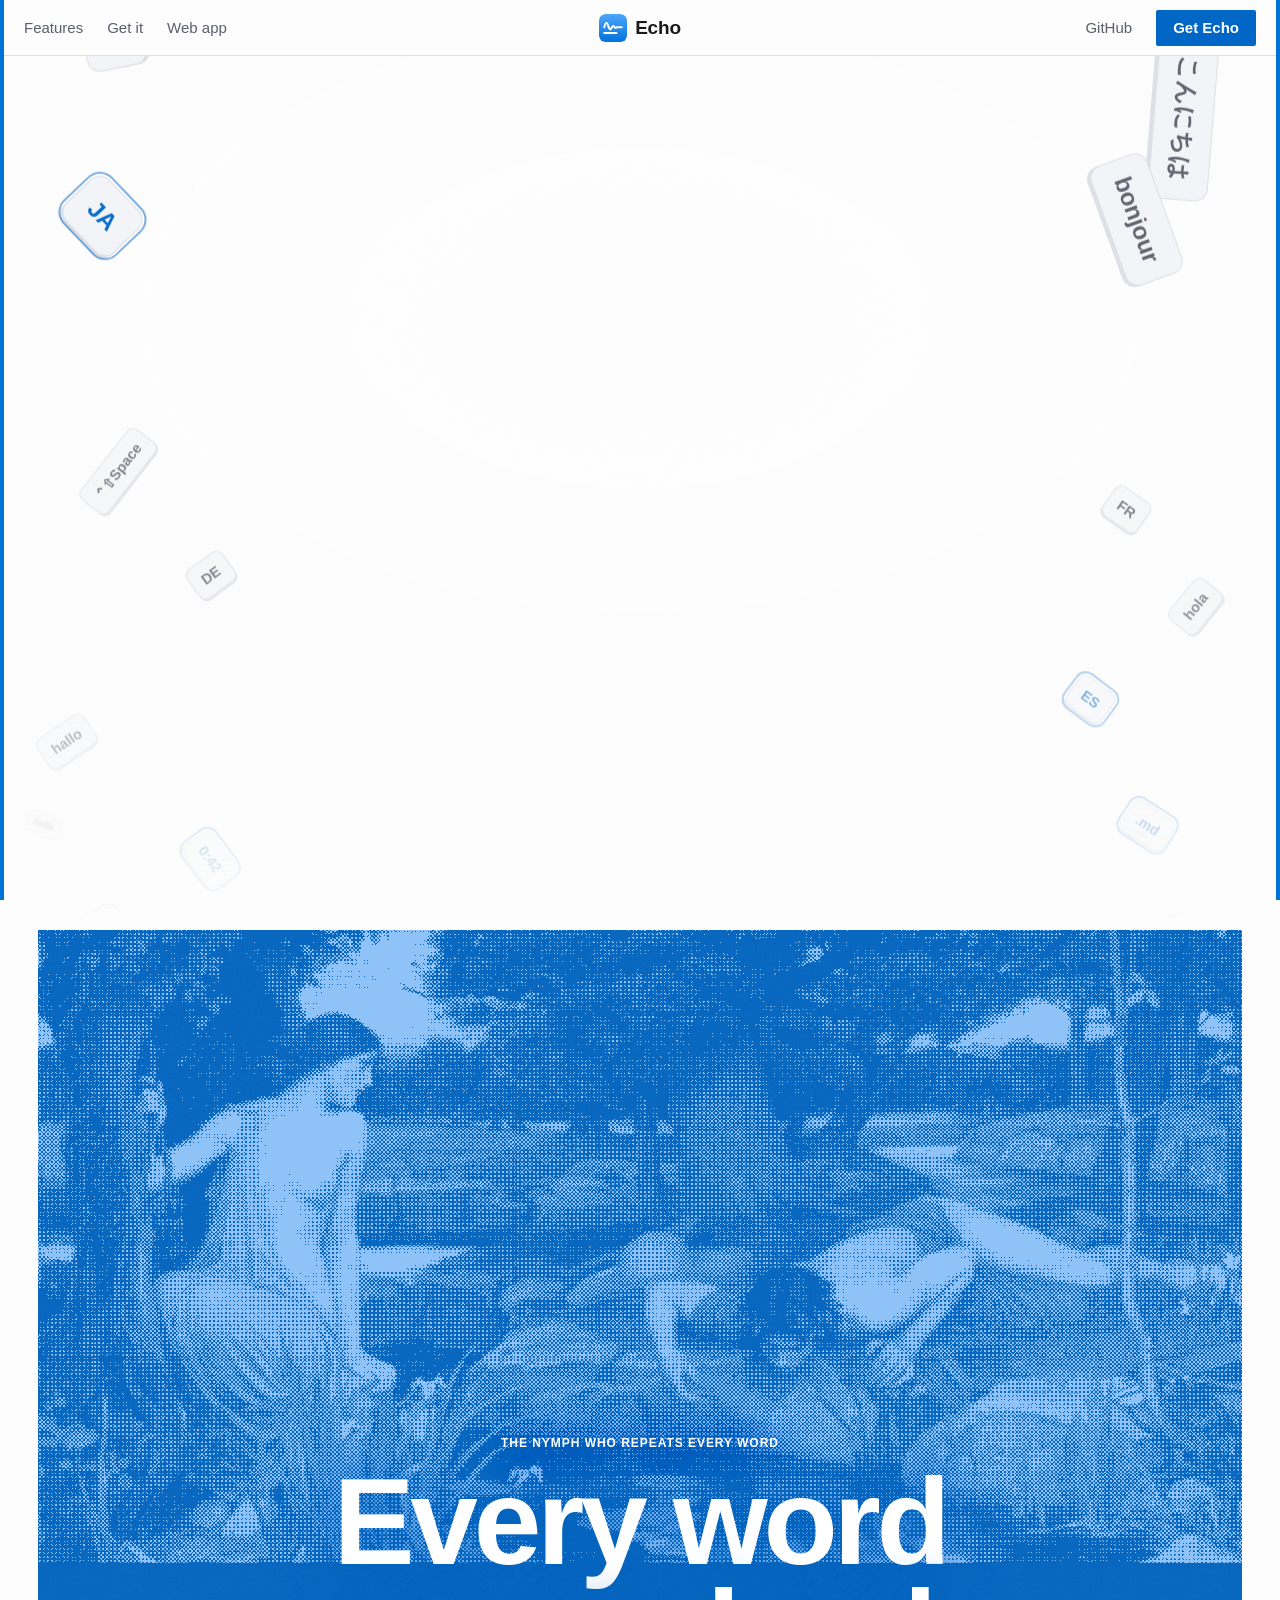
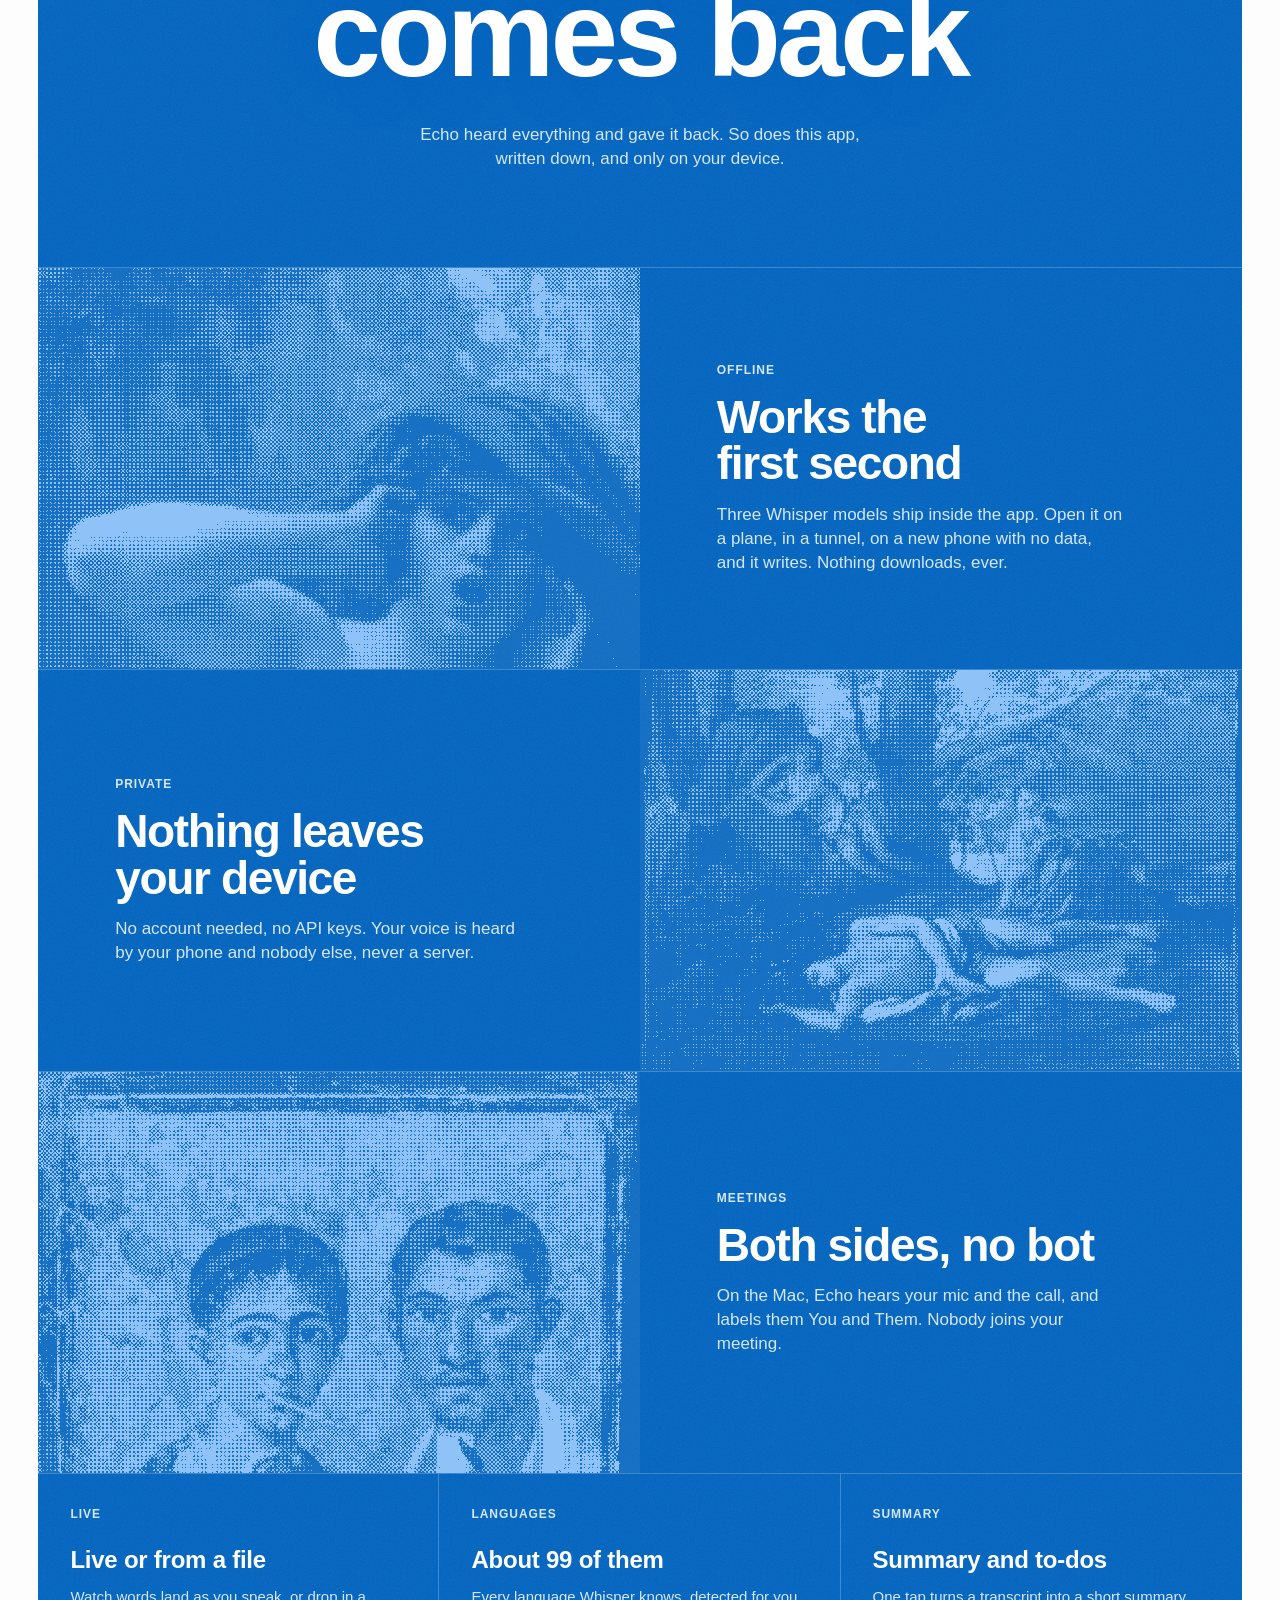
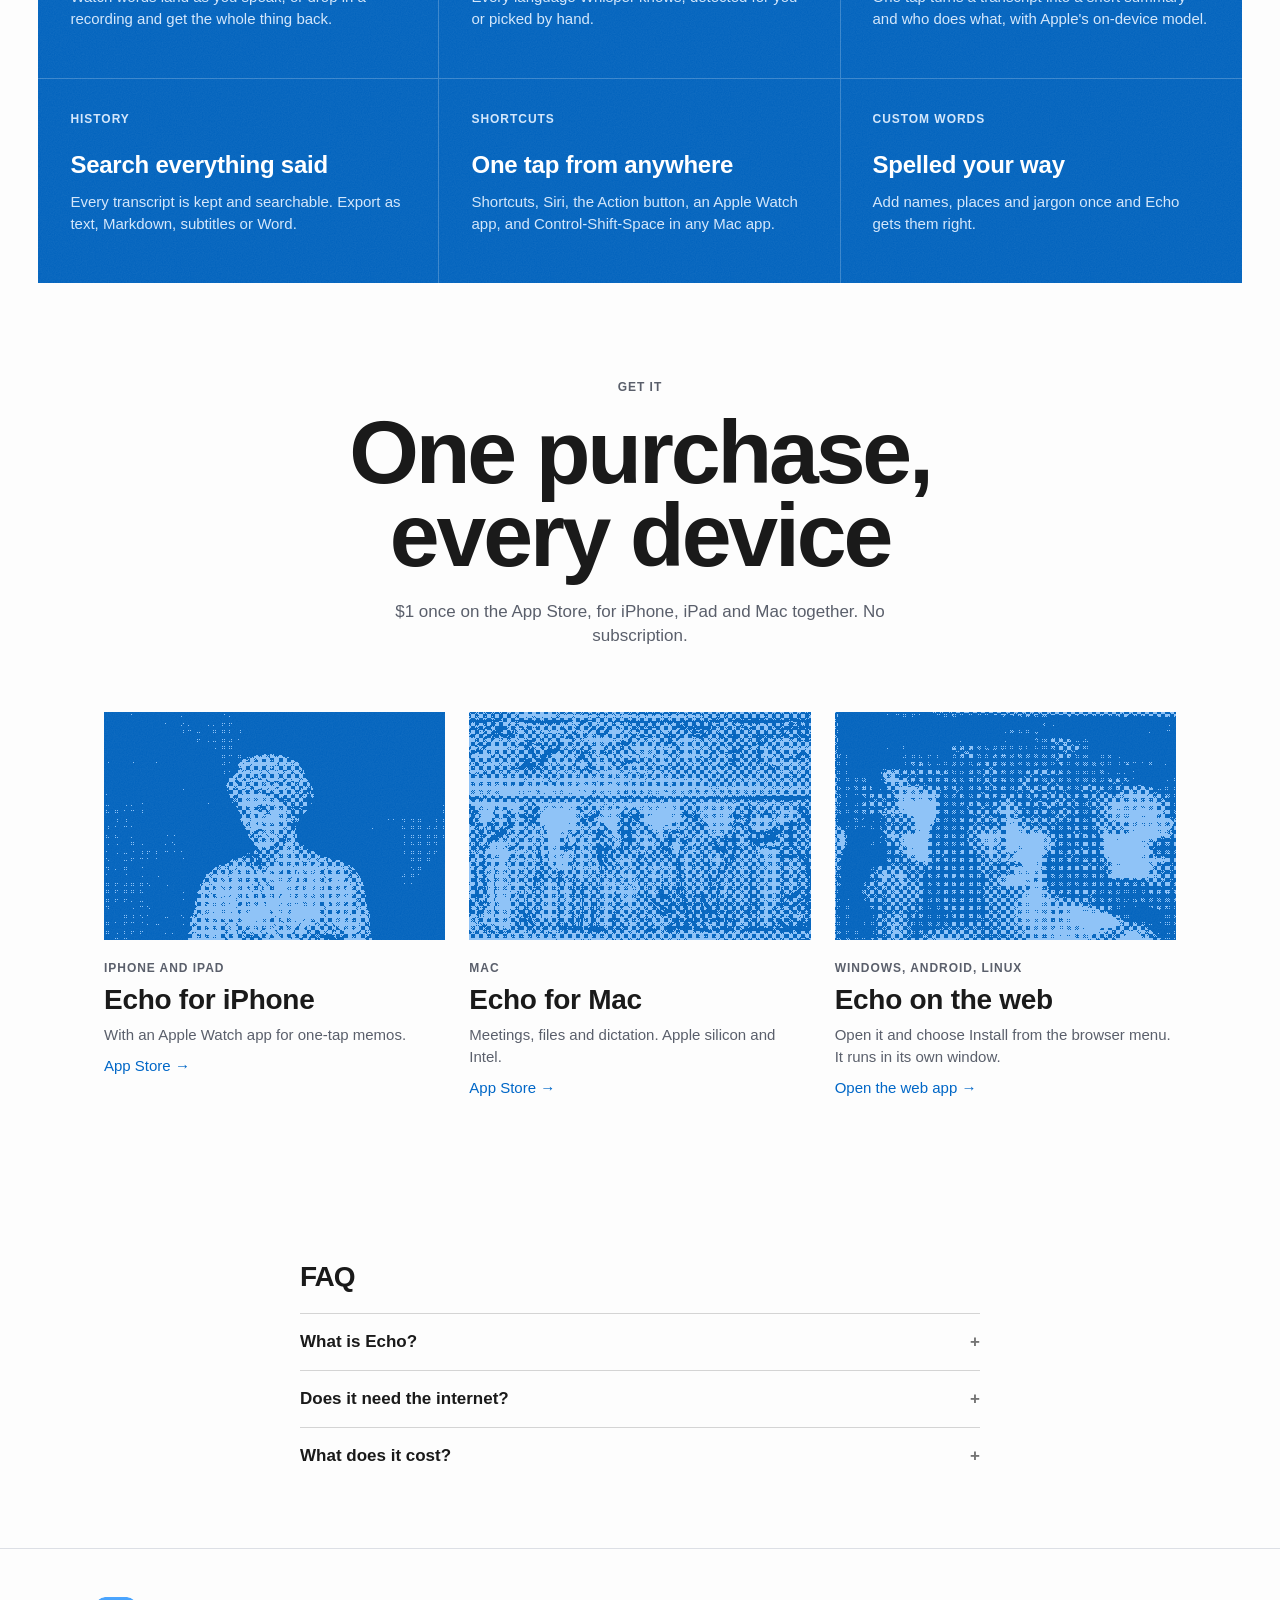
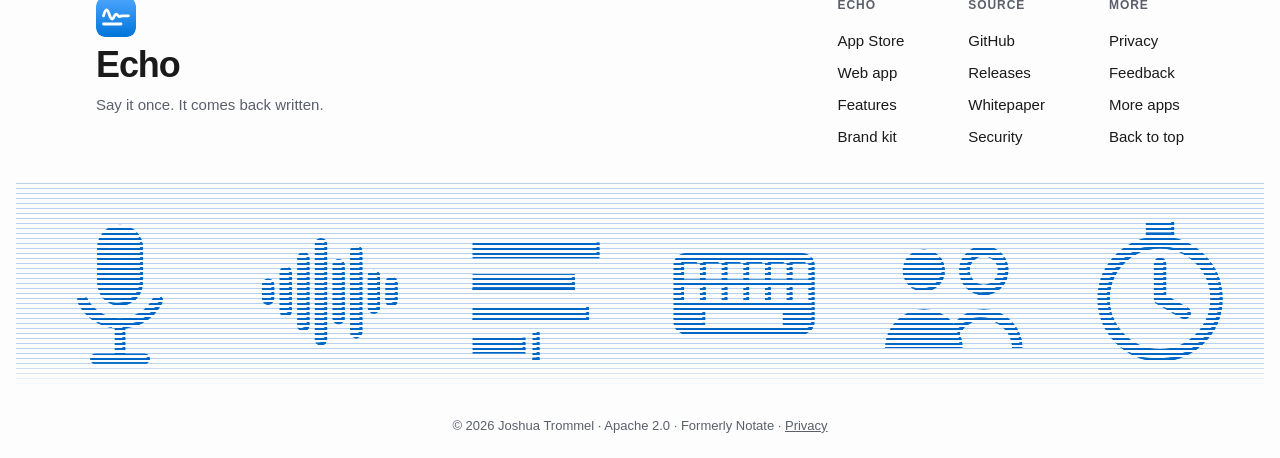
<file: docs/index.html>
<!DOCTYPE html>
<html lang="en">
<head>
<meta charset="UTF-8">
<meta name="viewport" content="width=device-width, initial-scale=1.0, viewport-fit=cover">
<title>Echo. Say it once, it comes back written.</title>
<meta name="description" content="Speech to text that runs entirely on your iPhone, iPad, Mac or Apple Watch. The model ships inside the app, so it works the moment you open it, even offline. $1, once.">
<meta name="theme-color" content="#fdfdfd" media="(prefers-color-scheme: light)">
<meta name="theme-color" content="#07111d" media="(prefers-color-scheme: dark)">
<link rel="canonical" href="https://echo.jaybulb.com/">
<meta name="apple-itunes-app" content="app-id=6782604262">
<link rel="icon" href="favicon.svg" type="image/svg+xml">
<link rel="icon" href="favicon-32.png" sizes="32x32" type="image/png">
<link rel="apple-touch-icon" href="apple-touch-icon.png">
<meta property="og:type" content="website">
<meta property="og:site_name" content="Echo">
<meta property="og:title" content="Echo. Say it once, it comes back written.">
<meta property="og:description" content="Open it and talk. The model is already inside. No account needed, no cloud, nothing leaves your device.">
<meta property="og:url" content="https://echo.jaybulb.com/">
<meta property="og:image" content="https://echo.jaybulb.com/og.png">
<meta name="twitter:card" content="summary_large_image">
<meta name="twitter:image" content="https://echo.jaybulb.com/og.png">
<link rel="stylesheet" href="tokens.css">
<link rel="stylesheet" href="landing.css?v=2">
<link rel="stylesheet" href="hero.css?v=1">
<script src="landing.js?v=2" defer></script>
<style>/* footer glyph band (footer-band.js) */ .word-band{color:var(--accent);position:relative;width:100%;margin:32px 0 0;height:clamp(120px,16vw,220px)} .word-canvas{position:absolute;inset:0;width:100%;height:100%;display:none} .word-band.live .word-canvas{display:block}</style>
</head>
<body>
<a class="skip" href="#top">Skip to content</a>

<header class="nav" aria-label="Site">
  <nav class="nav-links" aria-label="Main">
    <a href="#features">Features</a>
    <a href="#get">Get it</a>
    <a href="app.html">Web app</a>
  </nav>
  <a class="nav-brand" href="#top" aria-label="Echo home"><img src="icon.svg" alt="" width="28" height="28"><span>Echo</span></a>
  <div class="nav-end">
    <a class="nav-get" href="https://github.com/nulljosh/echo">GitHub</a>
    <a class="btn btn-solid" href="https://apps.apple.com/app/id6782604262">Get Echo</a>
  </div>
</header>

<!-- Art, ordered-dithered to 1 bit: John William Waterhouse, Echo and Narcissus (1903);
     Alexandre Cabanel, Echo (1874); Nicolas Poussin, Echo and Narcissus (c. 1629); Portrait of Terentius Neo and his wife
     (Pompeii, c. 55-79); Sarcophagus of the Muses (Louvre MR 880); Clio (Museo Pio-Clementino); Dante Gabriel Rossetti,
     Mnemosyne (1881). All public domain, via Wikimedia Commons. Every image is used once. -->
<main id="top">
<section class="hero">
  <!-- The real thing under the copy: Echo's live view on the desk, writing takes word by word. Decoration only. -->
  <div class="backdrop" aria-hidden="true" inert><div class="ground" id="board"></div></div>
  <div class="sky" id="sky" aria-hidden="true" inert></div>
  <div class="wrap center hero-copy">
    <p class="label">Echo, speech to text on your device</p>
    <h1 class="hero-h1">Say it once. It comes back written down.</h1>
    <p class="lead">The model is already inside the app, so there is nothing to download. $1, once, for iPhone, iPad and Mac.</p>
    <div class="cta">
      <a class="btn btn-solid" href="https://apps.apple.com/app/id6782604262">Get it for iPhone and Mac</a>
      <a class="btn btn-ghost" href="app.html">Try it in the browser</a>
    </div>
    <p class="readout" aria-hidden="true"><span class="mode" id="rMode">Meeting</span><span class="said" id="rSaid"></span></p>
  </div>
</section>

<section class="band" id="features">
  <div class="band-head">
    <div class="art band-art" style="--img: url(art/waterhouse.png)" aria-hidden="true"></div>
    <div class="band-copy reveal">
      <p class="label">The nymph who repeats every word</p>
      <h2>Every word comes back</h2>
      <p>Echo heard everything and gave it back. So does this app, written down, and only on your device.</p>
    </div>
  </div>
  <div class="frows">
    <article class="frow reveal"><div class="art" style="--img: url(art/cabanel.png)" aria-hidden="true"></div><div><p class="label">Offline</p><h3>Works the first second</h3><p>Three Whisper models ship inside the app. Open it on a plane, in a tunnel, on a new phone with no data, and it writes. Nothing downloads, ever.</p></div></article>
    <article class="frow reveal"><div class="art" style="--img: url(art/poussin.png)" aria-hidden="true"></div><div><p class="label">Private</p><h3>Nothing leaves your device</h3><p>No account needed, no API keys. Your voice is heard by your phone and nobody else, never a server.</p></div></article>
    <article class="frow reveal"><div class="art" style="--img: url(art/neo.png)" aria-hidden="true"></div><div><p class="label">Meetings</p><h3>Both sides, no bot</h3><p>On the Mac, Echo hears your mic and the call, and labels them You and Them. Nobody joins your meeting.</p></div></article>
  </div>
  <div class="cells">
    <article class="cell reveal"><p class="label">Live</p><h3>Live or from a file</h3><p>Watch words land as you speak, or drop in a recording and get the whole thing back.</p></article>
    <article class="cell reveal"><p class="label">Languages</p><h3>About 99 of them</h3><p>Every language Whisper knows, detected for you or picked by hand.</p></article>
    <article class="cell reveal"><p class="label">Summary</p><h3>Summary and to-dos</h3><p>One tap turns a transcript into a short summary and who does what, with Apple's on-device model.</p></article>
    <article class="cell reveal"><p class="label">History</p><h3>Search everything said</h3><p>Every transcript is kept and searchable. Export as text, Markdown, subtitles or Word.</p></article>
    <article class="cell reveal"><p class="label">Shortcuts</p><h3>One tap from anywhere</h3><p>Shortcuts, Siri, the Action button, an Apple Watch app, and Control-Shift-Space in any Mac app.</p></article>
    <article class="cell reveal"><p class="label">Custom words</p><h3>Spelled your way</h3><p>Add names, places and jargon once and Echo gets them right.</p></article>
  </div>
</section>

<section class="sec" id="get">
  <div class="wrap center">
    <p class="label reveal">Get it</p>
    <h2 class="reveal">One purchase, every device</h2>
    <p class="body reveal">$1 once on the App Store, for iPhone, iPad and Mac together. No subscription.</p>
    <div class="prods">
      <article class="prod reveal">
        <div class="art prod-art" style="--img: url(art/card-clio.png)" aria-hidden="true"></div>
        <p class="label">iPhone and iPad</p><h3>Echo for iPhone</h3><p>With an Apple Watch app for one-tap memos.</p><a href="https://apps.apple.com/app/id6782604262">App Store &rarr;</a>
      </article>
      <article class="prod reveal">
        <div class="art prod-art" style="--img: url(art/card-muses.png)" aria-hidden="true"></div>
        <p class="label">Mac</p><h3>Echo for Mac</h3><p>Meetings, files and dictation. Apple silicon and Intel.</p><a href="https://apps.apple.com/app/id6782604262">App Store &rarr;</a>
      </article>
      <article class="prod reveal">
        <div class="art prod-art" style="--img: url(art/card-rossetti.png)" aria-hidden="true"></div>
        <p class="label">Windows, Android, Linux</p><h3>Echo on the web</h3><p>Open it and choose Install from the browser menu. It runs in its own window.</p><a href="app.html">Open the web app &rarr;</a>
      </article>
    </div>
  </div>
</section>

<section class="faq" id="faq"><style>.faq{max-width:720px;margin:0 auto;padding:64px 20px}.faq h2{font-size:28px;line-height:1.2;font-weight:600;margin:0 0 20px}.faq details{border-top:1px solid color-mix(in srgb,currentColor 18%,transparent);padding:16px 0}.faq details:last-child{border-bottom:1px solid color-mix(in srgb,currentColor 18%,transparent)}.faq summary{cursor:pointer;font-weight:600;list-style:none;display:flex;justify-content:space-between;gap:16px}.faq summary::-webkit-details-marker{display:none}.faq summary::after{content:"+";opacity:.6}.faq details[open] summary::after{content:"\2212"}.faq p{margin:12px 0 0;opacity:.75;line-height:1.5}</style><h2>FAQ</h2><details><summary>What is Echo?</summary><p>Speech to text that runs entirely on your iPhone, iPad, Mac or Apple Watch.</p></details><details><summary>Does it need the internet?</summary><p>No. The model ships inside the app, so it works the moment you open it, even offline.</p></details><details><summary>What does it cost?</summary><p>$1, once.</p></details><script type="application/ld+json">{"@context": "https://schema.org", "@type": "FAQPage", "mainEntity": [{"@type": "Question", "name": "What is Echo?", "acceptedAnswer": {"@type": "Answer", "text": "Speech to text that runs entirely on your iPhone, iPad, Mac or Apple Watch."}}, {"@type": "Question", "name": "Does it need the internet?", "acceptedAnswer": {"@type": "Answer", "text": "No. The model ships inside the app, so it works the moment you open it, even offline."}}, {"@type": "Question", "name": "What does it cost?", "acceptedAnswer": {"@type": "Answer", "text": "$1, once."}}]}</script></section>
</main>

<footer class="foot">
  <div class="foot-top">
    <div class="foot-brand"><img src="icon.svg" alt="" width="40" height="40"><b>Echo</b><p>Say it once. It comes back written.</p></div>
    <nav class="foot-cols" aria-label="Footer">
      <div><p class="label">Echo</p><a href="https://apps.apple.com/app/id6782604262">App Store</a><a href="app.html">Web app</a><a href="#features">Features</a><a href="brand.html">Brand kit</a></div>
      <div><p class="label">Source</p><a href="https://github.com/nulljosh/echo">GitHub</a><a href="https://github.com/nulljosh/echo/releases">Releases</a><a href="https://github.com/nulljosh/echo/blob/main/docs/WHITEPAPER.md">Whitepaper</a><a href="https://github.com/nulljosh/echo/blob/main/docs/CONTRIBUTING.md#security">Security</a></div>
      <div><p class="label">More</p><a href="privacy.html">Privacy</a><a href="mailto:trommatic@icloud.com?subject=Echo">Feedback</a><a href="https://jaybulb.com">More apps</a><a href="#top">Back to top</a></div>
    </nav>
  </div>
  <div class="word-band" aria-hidden="true"><canvas class="word-canvas"></canvas></div>
  <p class="legal">&copy; 2026 Joshua Trommel &middot; Apache 2.0 &middot; Formerly Notate &middot; <a href="privacy.html">Privacy</a></p>
</footer>
<script src="hero.js?v=1"></script>
<script src="footer-band.js" defer></script>
</body>
</html>
</file>
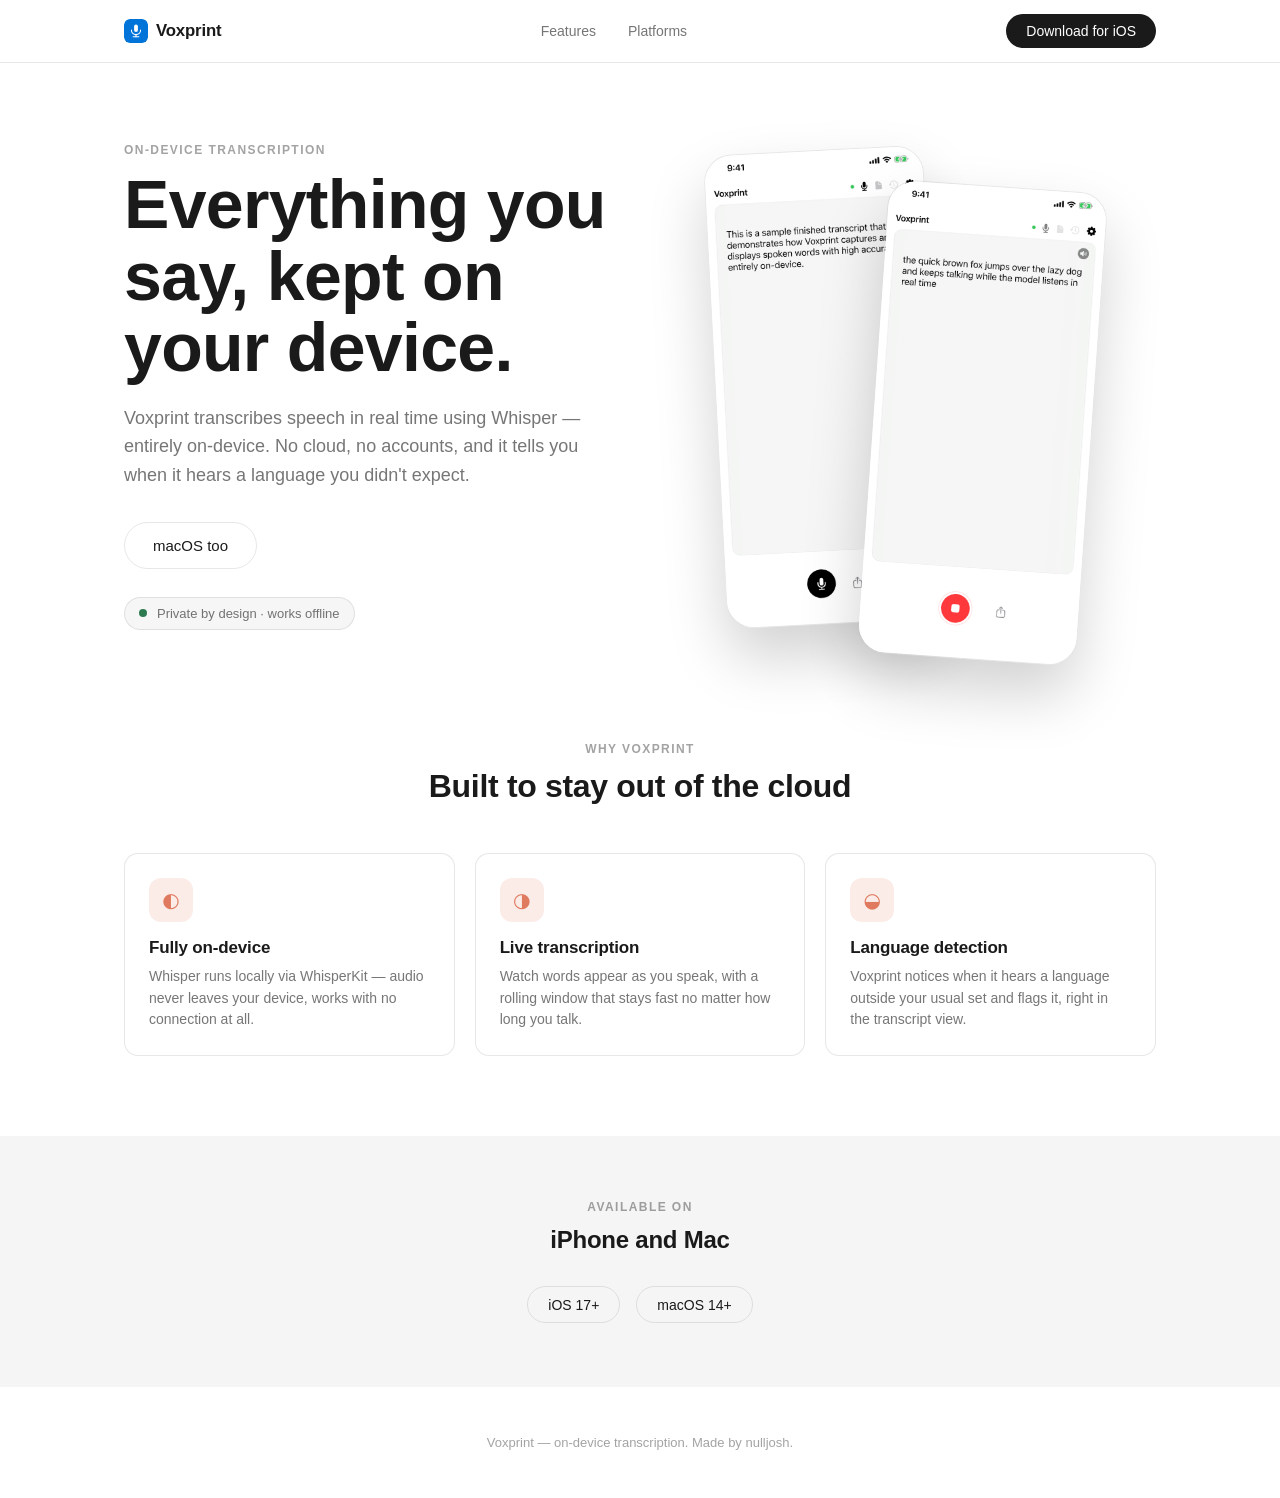
<file: web/index.html>
<!DOCTYPE html>
<html lang="en">
<head>
<meta charset="UTF-8">
<meta name="viewport" content="width=device-width, initial-scale=1.0">
<meta name="theme-color" content="#fafafa">
<title>Voxprint — On-device transcription</title>
<meta name="description" content="Whisper-powered speech transcription that runs entirely on your device. No cloud, no accounts, detects the language you're speaking.">
  <meta name="apple-itunes-app" content="app-id=6782604262">
<link rel="icon" href="assets/icon.svg">
<style>
  :root {
    --bg-primary: #ffffff;
    --bg-secondary: #f5f5f5;
    --text-primary: #1A1A1A;
    --text-secondary: rgba(26,26,26,0.6);
    --text-muted: rgba(26,26,26,0.4);
    --accent: #E07A5F;
    --border: rgba(26,26,26,0.1);
    --success: #2d7a50;
    --font: -apple-system, BlinkMacSystemFont, 'Helvetica Neue', Helvetica, system-ui, sans-serif;
    --font-display: -apple-system, BlinkMacSystemFont, 'Helvetica Neue', Helvetica, system-ui, sans-serif;
    --radius-pill: 999px;
    --ease: cubic-bezier(0.4, 0, 0.2, 1);
    --spring: cubic-bezier(0.34, 1.56, 0.64, 1);
  }
  @media (prefers-color-scheme: dark) {
    :root {
      --bg-primary: #111111;
      --bg-secondary: #1a1a1a;
      --text-primary: #e8e8e8;
      --text-secondary: rgba(232,232,232,0.6);
      --text-muted: rgba(232,232,232,0.4);
      --accent: #f0a08a;
      --border: rgba(232,232,232,0.12);
    }
  }
  * { box-sizing: border-box; }
  body { margin: 0; background: var(--bg-primary); color: var(--text-primary); font-family: var(--font); overflow-x: hidden; }
  a { color: var(--link, var(--accent)); }
  img { max-width: 100%; display: block; }

  @keyframes fadeUp { from { opacity: 0; transform: translateY(16px); } to { opacity: 1; transform: translateY(0); } }

  .eyebrow { font-size: 0.75rem; font-weight: 600; text-transform: uppercase; letter-spacing: 0.12em; color: var(--text-muted); margin-bottom: 0.75rem; }
  h1, h2 { font-family: var(--font-display); font-weight: 600; letter-spacing: -0.01em; margin: 0; }
  .btn { text-decoration: none; font-size: 0.9375rem; font-weight: 500; padding: 0.875rem 1.75rem; border-radius: var(--radius-pill); display: inline-block; transition: transform 0.2s var(--spring), opacity 0.2s var(--ease); }
  .btn-primary { background: var(--text-primary); color: var(--bg-primary); }
  .btn-primary:hover { transform: translateY(-2px); }
  .btn-secondary { color: var(--text-primary); border: 1px solid var(--border); }
  .btn-secondary:hover { opacity: 0.7; }

  header { position: sticky; top: 0; z-index: 100; background: color-mix(in srgb, var(--bg-primary) 85%, transparent); backdrop-filter: blur(20px) saturate(180%); -webkit-backdrop-filter: blur(20px) saturate(180%); border-bottom: 1px solid var(--border); }
  .header-inner { max-width: 1080px; margin: 0 auto; padding: 0.9rem 1.5rem; display: flex; align-items: center; justify-content: space-between; }
  .logo { display: flex; align-items: center; gap: 0.5rem; font-size: 1.05rem; font-weight: 700; letter-spacing: -0.01em; }
  .logo img { border-radius: 6px; width: 24px; height: 24px; }
  nav.main-nav { display: flex; align-items: center; gap: 2rem; }
  nav.main-nav a { text-decoration: none; color: var(--text-secondary); font-size: 0.875rem; font-weight: 500; }
  nav.main-nav a:hover { color: var(--text-primary); }
  .header-cta { background: var(--text-primary); color: var(--bg-primary); font-size: 0.875rem; font-weight: 500; padding: 0.55rem 1.25rem; border-radius: var(--radius-pill); text-decoration: none; transition: opacity 0.2s var(--ease); }
  .header-cta:hover { opacity: 0.85; }

  .hero { max-width: 1080px; margin: 0 auto; padding: 5rem 1.5rem 4rem; display: grid; grid-template-columns: 1.1fr 0.9fr; gap: 3rem; align-items: center; }
  .hero-copy { animation: fadeUp 0.8s var(--ease) both; }
  .hero h1 { font-size: clamp(2.75rem, 5.5vw, 4.25rem); line-height: 1.05; margin-bottom: 1.25rem; }
  .hero p { font-size: 1.125rem; line-height: 1.6; color: var(--text-secondary); max-width: 460px; margin: 0 0 2rem; }
  .hero-actions { display: flex; align-items: center; gap: 1rem; flex-wrap: wrap; margin-bottom: 1.75rem; }
  .status-pill { display: inline-flex; align-items: center; gap: 0.6rem; padding: 0.5rem 0.9rem; border-radius: var(--radius-pill); background: color-mix(in srgb, var(--text-primary) 4%, transparent); border: 1px solid var(--border); font-size: 0.8125rem; color: var(--text-secondary); }
  .status-dot { width: 8px; height: 8px; border-radius: 50%; background: var(--success); flex-shrink: 0; }

  .hero-art { position: relative; display: flex; justify-content: center; animation: fadeUp 0.9s var(--ease) 0.1s both; }
  .hero-art .glow { position: absolute; width: 340px; height: 340px; border-radius: 50%; background: radial-gradient(circle, color-mix(in srgb, var(--accent) 20%, transparent) 0%, transparent 70%); top: 50%; left: 50%; transform: translate(-50%,-50%); }
  .hero-art img { position: relative; width: 220px; border-radius: 28px; box-shadow: 0 30px 60px rgba(0,0,0,0.18); border: 1px solid var(--border); }
  .hero-art img.shot-1 { transform: rotate(-3deg); }
  .hero-art img.shot-2 { transform: rotate(4deg) translate(-60px, 40px); }

  section { max-width: 1080px; margin: 0 auto; padding: 3rem 1.5rem 5rem; }
  .section-head { max-width: 480px; margin: 0 auto 3rem; text-align: center; }
  .section-head h2 { font-size: 2rem; }

  .icon-tile { width: 44px; height: 44px; border-radius: 12px; background: color-mix(in srgb, var(--accent) 14%, transparent); display: flex; align-items: center; justify-content: center; margin-bottom: 1rem; color: var(--link, var(--accent)); font-size: 1.25rem; }

  .features-grid { display: grid; grid-template-columns: repeat(3, 1fr); gap: 1.25rem; }
  .card { padding: 1.5rem; background: var(--bg-primary); border: 1px solid var(--border); border-radius: 14px; }
  .card-title { font-weight: 600; font-size: 1.0625rem; letter-spacing: -0.01em; margin-bottom: 0.5rem; }
  .card-desc { font-size: 0.875rem; line-height: 1.55; color: var(--text-secondary); }

  #platforms { background: var(--bg-secondary); padding: 4rem 0; max-width: none; text-align: center; }
  .platforms-inner { max-width: 640px; margin: 0 auto; padding: 0 1.5rem; }
  .platform-badges { display: flex; gap: 1rem; justify-content: center; margin-top: 2rem; flex-wrap: wrap; }
  .platform-badge { padding: 0.6rem 1.25rem; border-radius: var(--radius-pill); border: 1px solid var(--border); font-size: 0.875rem; font-weight: 500; }

  footer { text-align: center; padding: 3rem 1.5rem; color: var(--text-muted); font-size: 0.8125rem; }

  @media (max-width: 860px) {
    .hero { grid-template-columns: 1fr; padding-top: 2.5rem; text-align: center; }
    .hero p { margin-left: auto; margin-right: auto; }
    .hero-actions, .status-pill { justify-content: center; }
    .hero-art { margin-top: 2rem; }
    .features-grid { grid-template-columns: 1fr; }
    nav.main-nav a { display: none; }
  }
@media (prefers-reduced-motion: reduce) { *, *::before, *::after { animation: none !important; transition: none !important; scroll-behavior: auto !important; } }
</style>
  <link rel="manifest" href="/manifest.webmanifest">
  <link rel="apple-touch-icon" href="/icon-192.png">
  <meta name="apple-mobile-web-app-capable" content="yes">
</head>
<body>

<header>
  <div class="header-inner">
    <div class="logo"><img src="assets/icon.svg" alt=""> Voxprint</div>
    <nav class="main-nav">
      <a href="#features">Features</a>
      <a href="#platforms">Platforms</a>
    </nav>
    <a class="header-cta" href="https://apps.apple.com/app/voxprint/id6782604262">Download for iOS</a>
  </div>
</header>

<section class="hero">
  <div class="hero-copy">
    <div class="eyebrow">On-device transcription</div>
    <h1>Everything you say, kept on your device.</h1>
    <p>Voxprint transcribes speech in real time using Whisper — entirely on-device. No cloud, no accounts, and it tells you when it hears a language you didn't expect.</p>
    <div class="hero-actions">
      <a class="btn btn-secondary" href="#platforms">macOS too</a>
    </div>
    <div class="status-pill"><span class="status-dot"></span> Private by design · works offline</div>
  </div>
  <div class="hero-art">
    <div class="glow"></div>
    <img class="shot-1" src="assets/shot-1.png" alt="Voxprint finished transcript">
    <img class="shot-2" src="assets/shot-2.png" alt="Voxprint live recording">
  </div>
</section>

<section id="features">
  <div class="section-head">
    <div class="eyebrow">Why Voxprint</div>
    <h2>Built to stay out of the cloud</h2>
  </div>
  <div class="features-grid">
    <div class="card">
      <div class="icon-tile">◐</div>
      <div class="card-title">Fully on-device</div>
      <div class="card-desc">Whisper runs locally via WhisperKit — audio never leaves your device, works with no connection at all.</div>
    </div>
    <div class="card">
      <div class="icon-tile">◑</div>
      <div class="card-title">Live transcription</div>
      <div class="card-desc">Watch words appear as you speak, with a rolling window that stays fast no matter how long you talk.</div>
    </div>
    <div class="card">
      <div class="icon-tile">◒</div>
      <div class="card-title">Language detection</div>
      <div class="card-desc">Voxprint notices when it hears a language outside your usual set and flags it, right in the transcript view.</div>
    </div>
  </div>
</section>

<section id="platforms">
  <div class="platforms-inner">
    <div class="eyebrow">Available on</div>
    <h2>iPhone and Mac</h2>
    <div class="platform-badges">
      <span class="platform-badge">iOS 17+</span>
      <span class="platform-badge">macOS 14+</span>
    </div>
  </div>
</section>

<footer>Voxprint — on-device transcription. Made by nulljosh.</footer>

  <script>if('serviceWorker' in navigator)addEventListener('load',()=>navigator.serviceWorker.register('/sw.js'));</script>
</body>
</html>
</file>
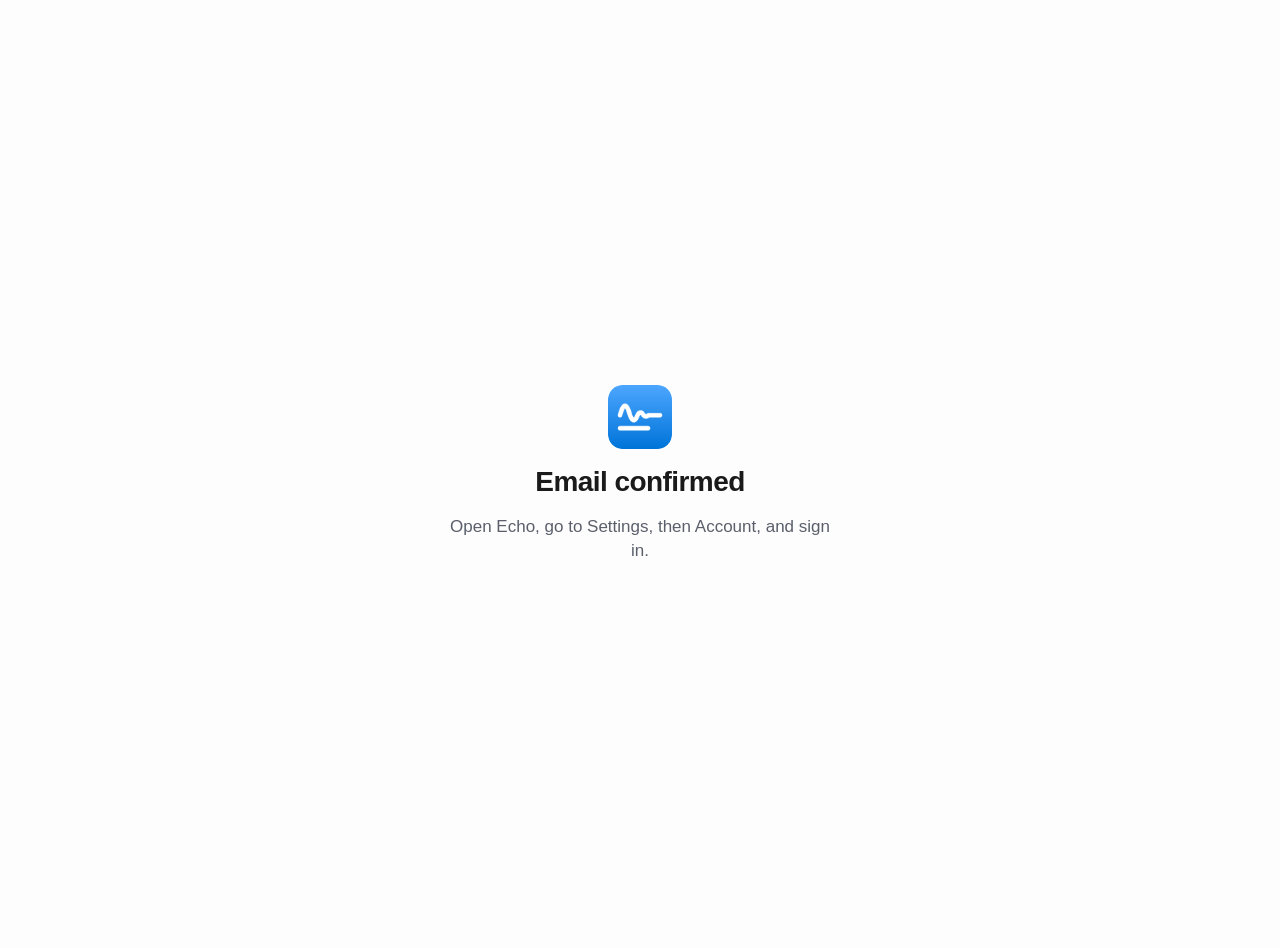
<file: docs/account.html>
<!DOCTYPE html>
<html lang="en">
<head>
<meta charset="UTF-8">
<meta name="viewport" content="width=device-width, initial-scale=1.0, viewport-fit=cover">
<title>Echo Account</title>
<meta name="robots" content="noindex">
<link rel="icon" href="favicon.svg" type="image/svg+xml">
<link rel="apple-touch-icon" href="apple-touch-icon.png">
<link rel="stylesheet" href="tokens.css">
<style>
  body { margin: 0; min-height: 100vh; display: grid; place-items: center; padding: 24px 20px; background: var(--bg); color: var(--text); font-family: var(--font, -apple-system, BlinkMacSystemFont, "SF Pro Text", Helvetica, Arial, sans-serif); }
  main { width: 100%; max-width: 380px; display: grid; gap: 16px; text-align: center; }
  img { justify-self: center; border-radius: 22.5%; }
  h1 { margin: 0; font-size: 28px; line-height: 34px; letter-spacing: -.02em; }
  p { margin: 0; font-size: 17px; line-height: 24px; color: var(--sub); }
  form { display: grid; gap: 12px; }
  input, button { height: 48px; border-radius: 999px; font: inherit; font-size: 17px; padding: 0 20px; }
  input { border: 1px solid var(--line); background: var(--surface); color: var(--text); }
  input:focus { outline: 4px solid color-mix(in srgb, var(--accent) 30%, transparent); outline-offset: 0; }
  button { border: 0; background: var(--accent); color: #fff; font-weight: 600; cursor: pointer; }
  button:disabled { opacity: .5; }
  [hidden] { display: none !important; }
</style>
</head>
<body>
<main>
  <img src="apple-touch-icon.png" width="64" height="64" alt="">
  <h1 id="title">Echo account</h1>
  <p id="note">Open Echo and sign in from Settings.</p>
  <form id="reset" hidden>
    <input id="pw" type="password" autocomplete="new-password" minlength="8" placeholder="New password, at least 8 characters" required aria-label="New password">
    <button id="go" type="submit">Set Password</button>
  </form>
</main>
<script>
// Lands here from the confirm and reset emails. A reset link carries ?recovery_token=...; a confirm link arrives with none.
(function () {
  var token = new URLSearchParams(location.search).get('recovery_token');
  var title = document.getElementById('title'), note = document.getElementById('note'), form = document.getElementById('reset');
  if (!token) {
    title.textContent = 'Email confirmed';
    note.textContent = 'Open Echo, go to Settings, then Account, and sign in.';
    return;
  }
  history.replaceState(null, '', location.pathname); // keep the one-time token out of history and screenshots
  title.textContent = 'Choose a new password';
  note.textContent = 'Then sign in to Echo with it.';
  form.hidden = false;
  form.addEventListener('submit', function (e) {
    e.preventDefault();
    var go = document.getElementById('go');
    go.disabled = true;
    fetch('https://api.jaybulb.com/auth/reset', {
      method: 'POST',
      headers: { 'Content-Type': 'application/json' },
      body: JSON.stringify({ token: token, password: document.getElementById('pw').value })
    }).then(function (r) { return r.json().then(function (j) { if (!r.ok) throw new Error(j.error || 'Something went wrong'); }); })
      .then(function () {
        form.hidden = true;
        title.textContent = 'Password changed';
        note.textContent = 'Open Echo, go to Settings, then Account, and sign in with your new password.';
      })
      .catch(function (err) {
        go.disabled = false;
        note.textContent = err.message === 'link expired or already used'
          ? 'This link has expired or was already used. Ask Echo for a new one with Forgot Password.'
          : err.message.charAt(0).toUpperCase() + err.message.slice(1) + '.';
      });
  });
})();
</script>
</body>
</html>
</file>
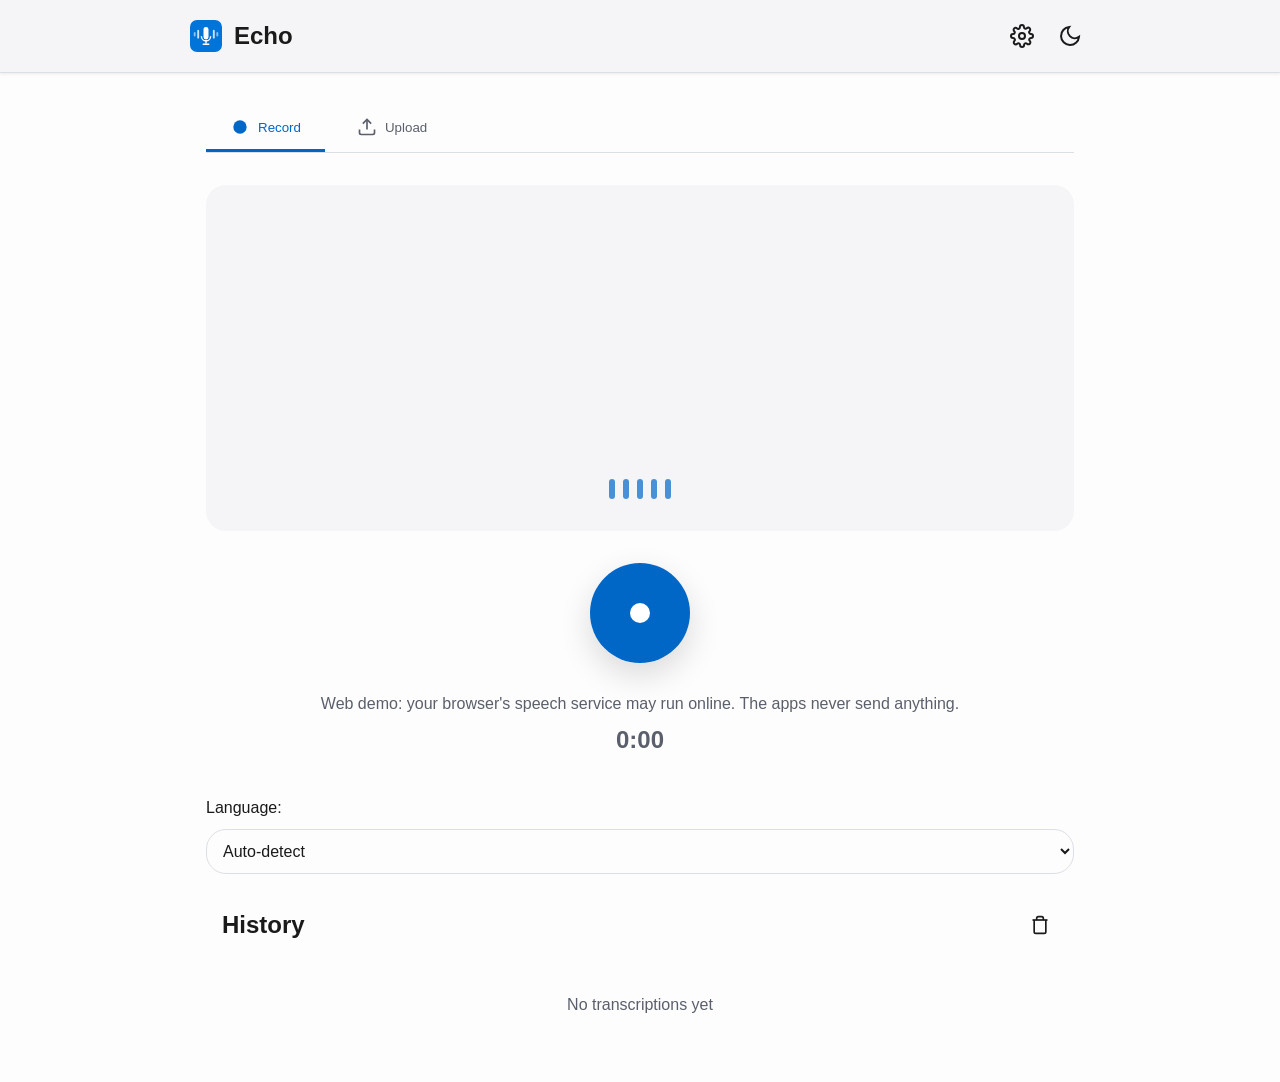
<file: docs/app.html>
<!DOCTYPE html>
<html lang="en">
<head>
    <meta charset="UTF-8">
    <meta name="viewport" content="width=device-width, initial-scale=1.0">
    <title>Echo: On-Device Transcription</title>
    <meta name="description" content="Transcribe speech, music, and audio files entirely on-device. No account, no cloud, no subscription.">
    <meta property="og:title" content="Echo: On-Device Transcription">
    <meta property="og:description" content="Voice to text, nothing leaves your device.">
    <link rel="stylesheet" href="styles.css">
    <style>.embed .navbar{display:none}.embed .main-content{padding-top:0}</style>
    <script>if(/[?&]embed\b/.test(location.search))document.documentElement.classList.add('embed')</script>
</head>
<body>
    <div class="app-container">
        <!-- Navigation -->
        <nav class="navbar">
            <div class="navbar-content">
                <div class="navbar-left">
                    <svg class="navbar-icon" viewBox="0 0 200 200" width="32" height="32"><rect width="200" height="200" rx="44" fill="#0074D9"/><rect x="23.4" y="75.4" width="11.7" height="27.3" rx="5.9" fill="#ffffff" fill-opacity="0.55"/><rect x="45.3" y="61.7" width="11.7" height="54.7" rx="5.9" fill="#ffffff" fill-opacity="0.8"/><rect x="143.0" y="61.7" width="11.7" height="54.7" rx="5.9" fill="#ffffff" fill-opacity="0.8"/><rect x="164.8" y="75.4" width="11.7" height="27.3" rx="5.9" fill="#ffffff" fill-opacity="0.55"/><rect x="84.4" y="44.1" width="31.2" height="78.1" rx="15.6" fill="#ffffff"/><rect x="95.7" y="130.1" width="8.6" height="19.5" rx="4.3" fill="#ffffff"/><rect x="78.5" y="147.3" width="43.0" height="8.6" rx="4.3" fill="#ffffff"/><path d="M71.1 100.8 a28.9 28.9 0 0 0 57.8 0" fill="none" stroke="#ffffff" stroke-width="8.6"/></svg>
                    <h1 class="navbar-title">Echo</h1>
                </div>
                <div class="navbar-right">
                    <button class="btn-icon" id="settingsBtn" title="Settings">
                        <svg width="24" height="24" viewBox="0 0 24 24" fill="none" stroke="currentColor" stroke-width="2">
                            <path d="M12 15a3 3 0 1 0 0-6 3 3 0 0 0 0 6Z"></path>
                            <path d="M19.4 15a1.65 1.65 0 0 0 .33 1.82l.06.06a2 2 0 1 1-2.83 2.83l-.06-.06a1.65 1.65 0 0 0-1.82-.33 1.65 1.65 0 0 0-1 1.51V21a2 2 0 1 1-4 0v-.09a1.65 1.65 0 0 0-1-1.51 1.65 1.65 0 0 0-1.82.33l-.06.06a2 2 0 1 1-2.83-2.83l.06-.06a1.65 1.65 0 0 0 .33-1.82 1.65 1.65 0 0 0-1.51-1H3a2 2 0 1 1 0-4h.09a1.65 1.65 0 0 0 1.51-1 1.65 1.65 0 0 0-.33-1.82l-.06-.06a2 2 0 1 1 2.83-2.83l.06.06a1.65 1.65 0 0 0 1.82.33h0a1.65 1.65 0 0 0 1-1.51V3a2 2 0 1 1 4 0v.09a1.65 1.65 0 0 0 1 1.51h0a1.65 1.65 0 0 0 1.82-.33l.06-.06a2 2 0 1 1 2.83 2.83l-.06.06a1.65 1.65 0 0 0-.33 1.82v0a1.65 1.65 0 0 0 1.51 1H21a2 2 0 1 1 0 4h-.09a1.65 1.65 0 0 0-1.51 1Z"></path>
                        </svg>
                    </button>
                    <button class="btn-icon" id="themeBtn" title="Toggle dark mode">
                        <svg width="24" height="24" viewBox="0 0 24 24" fill="none" stroke="currentColor" stroke-width="2">
                            <path d="M21 12.79A9 9 0 1 1 11.21 3 7 7 0 0 0 21 12.79z"></path>
                        </svg>
                    </button>
                </div>
            </div>
        </nav>

        <!-- Main Content -->
        <main class="main-content">
            <!-- Input Tabs -->
            <div class="tabs">
                <button class="tab-btn active" data-tab="record">
                    <svg width="20" height="20" viewBox="0 0 24 24" fill="currentColor">
                        <circle cx="12" cy="12" r="8"></circle>
                    </svg>
                    Record
                </button>
                <button class="tab-btn" data-tab="upload">
                    <svg width="20" height="20" viewBox="0 0 24 24" fill="none" stroke="currentColor" stroke-width="2">
                        <path d="M21 15v4a2 2 0 0 1-2 2H5a2 2 0 0 1-2-2v-4"></path>
                        <polyline points="17 8 12 3 7 8"></polyline>
                        <line x1="12" y1="3" x2="12" y2="15"></line>
                    </svg>
                    Upload
                </button>
            </div>

            <!-- Record Tab -->
            <section id="record-tab" class="tab-content active">
                <div class="record-section">
                    <!-- Waveform Visualization -->
                    <div class="waveform-container">
                        <canvas id="waveformCanvas"></canvas>
                        <div class="waveform-bars" id="waveformBars">
                            <div class="bar"></div>
                            <div class="bar"></div>
                            <div class="bar"></div>
                            <div class="bar"></div>
                            <div class="bar"></div>
                        </div>
                    </div>

                    <!-- Record Button -->
                    <div class="record-controls">
                        <button id="recordBtn" class="btn-record" aria-label="Record">
                            <span class="record-icon"></span>
                        </button>
                        <div class="record-status">
                            <p id="recordStatus">Press record to start</p>
                            <p id="recordTime" class="record-time">0:00</p>
                        </div>
                    </div>

                    <!-- Settings Row -->
                    <div class="settings-row">
                        <div class="setting-group">
                            <label for="languageSelect">Language:</label>
                            <select id="languageSelect" class="select-control">
                                <option value="auto">Auto-detect</option>
                                <option value="en">English</option>
                                <option value="es">Spanish</option>
                                <option value="fr">French</option>
                                <option value="de">German</option>
                                <option value="it">Italian</option>
                                <option value="pt">Portuguese</option>
                                <option value="ru">Russian</option>
                                <option value="ja">Japanese</option>
                                <option value="ko">Korean</option>
                                <option value="zh">Chinese</option>
                                <option value="ar">Arabic</option>
                            </select>
                        </div>
                    </div>
                </div>
            </section>

            <!-- Upload Tab -->
            <section id="upload-tab" class="tab-content">
                <div class="upload-section">
                    <div class="upload-area" id="uploadArea">
                        <svg width="48" height="48" viewBox="0 0 24 24" fill="none" stroke="currentColor" stroke-width="2">
                            <path d="M21 15v4a2 2 0 0 1-2 2H5a2 2 0 0 1-2-2v-4"></path>
                            <polyline points="17 8 12 3 7 8"></polyline>
                            <line x1="12" y1="3" x2="12" y2="15"></line>
                        </svg>
                        <h3>Drop audio files here</h3>
                        <p>or click to select</p>
                        <input type="file" id="fileInput" accept="audio/*" style="display:none;">
                    </div>

                    <!-- Upload Settings -->
                    <div class="settings-row">
                        <div class="setting-group">
                            <label for="uploadLanguageSelect">Language:</label>
                            <select id="uploadLanguageSelect" class="select-control">
                                <option value="auto">Auto-detect</option>
                                <option value="en">English</option>
                                <option value="es">Spanish</option>
                                <option value="fr">French</option>
                                <option value="de">German</option>
                                <option value="it">Italian</option>
                                <option value="pt">Portuguese</option>
                                <option value="ru">Russian</option>
                                <option value="ja">Japanese</option>
                                <option value="ko">Korean</option>
                                <option value="zh">Chinese</option>
                                <option value="ar">Arabic</option>
                            </select>
                        </div>
                    </div>
                </div>
            </section>

            <!-- Transcription Display -->
            <div id="transcriptionArea" class="transcription-area" style="display:none;">
                <div class="transcription-header">
                    <h2>Transcription</h2>
                    <div class="transcription-actions">
                        <button class="btn-action" id="copyBtn" title="Copy to clipboard">
                            <svg width="18" height="18" viewBox="0 0 24 24" fill="none" stroke="currentColor" stroke-width="2">
                                <path d="M16 4h2a2 2 0 0 1 2 2v14a2 2 0 0 1-2 2H6a2 2 0 0 1-2-2V6a2 2 0 0 1 2-2h2"></path>
                                <rect x="8" y="2" width="8" height="4" rx="1" ry="1"></rect>
                            </svg>
                            Copy
                        </button>
                        <button class="btn-action" id="downloadBtn" title="Download as text">
                            <svg width="18" height="18" viewBox="0 0 24 24" fill="none" stroke="currentColor" stroke-width="2">
                                <path d="M21 15v4a2 2 0 0 1-2 2H5a2 2 0 0 1-2-2v-4"></path>
                                <polyline points="7 10 12 15 17 10"></polyline>
                                <line x1="12" y1="15" x2="12" y2="3"></line>
                            </svg>
                            Download
                        </button>
                        <button class="btn-action btn-close" id="closeTranscriptionBtn" title="Close">×</button>
                    </div>
                </div>
                <div id="transcriptionText" class="transcription-text"></div>
                <p id="transcriptionMeta" class="transcription-meta"></p>
            </div>
        </main>

        <!-- History Panel -->
        <aside id="historyPanel" class="history-panel" aria-label="History">
            <div class="history-header">
                <h2>History</h2>
                <button class="btn-icon" id="clearHistoryBtn" title="Clear all history">
                    <svg width="20" height="20" viewBox="0 0 24 24" fill="none" stroke="currentColor" stroke-width="2">
                        <polyline points="3 6 5 6 21 6"></polyline>
                        <path d="M19 6v14a2 2 0 0 1-2 2H7a2 2 0 0 1-2-2V6m3 0V4a2 2 0 0 1 2-2h4a2 2 0 0 1 2 2v2"></path>
                    </svg>
                </button>
            </div>
            <div id="historyList" class="history-list">
                <p class="history-empty">No transcriptions yet</p>
            </div>
        </aside>

        <!-- Settings Modal -->
        <div id="settingsModal" class="modal" style="display:none;">
            <div class="modal-content">
                <div class="modal-header">
                    <h2>Settings</h2>
                    <button class="btn-icon" id="closeSettingsBtn">×</button>
                </div>
                <div class="modal-body">
                    <div class="setting-item">
                        <label for="modelSelect">Transcription Model:</label>
                        <select id="modelSelect" class="select-control">
                            <option value="web-speech">Web Speech API (Fast, Offline)</option>
                        </select>
                        <p class="setting-description">Uses your browser's built-in speech recognition. Offline and free, but accuracy varies by browser.</p>
                    </div>
                    <div class="setting-item">
                        <button id="exportHistoryBtn" class="btn-secondary">Export History as JSON</button>
                        <button id="importHistoryBtn" class="btn-secondary">Import History</button>
                        <input type="file" id="historyFileInput" accept=".json" style="display:none;">
                    </div>
                </div>
            </div>
        </div>

        <!-- Overlay for modals -->
        <div id="modalOverlay" class="modal-overlay" style="display:none;"></div>
    </div>

    <script src="script.js"></script>
</body>
</html>
</file>
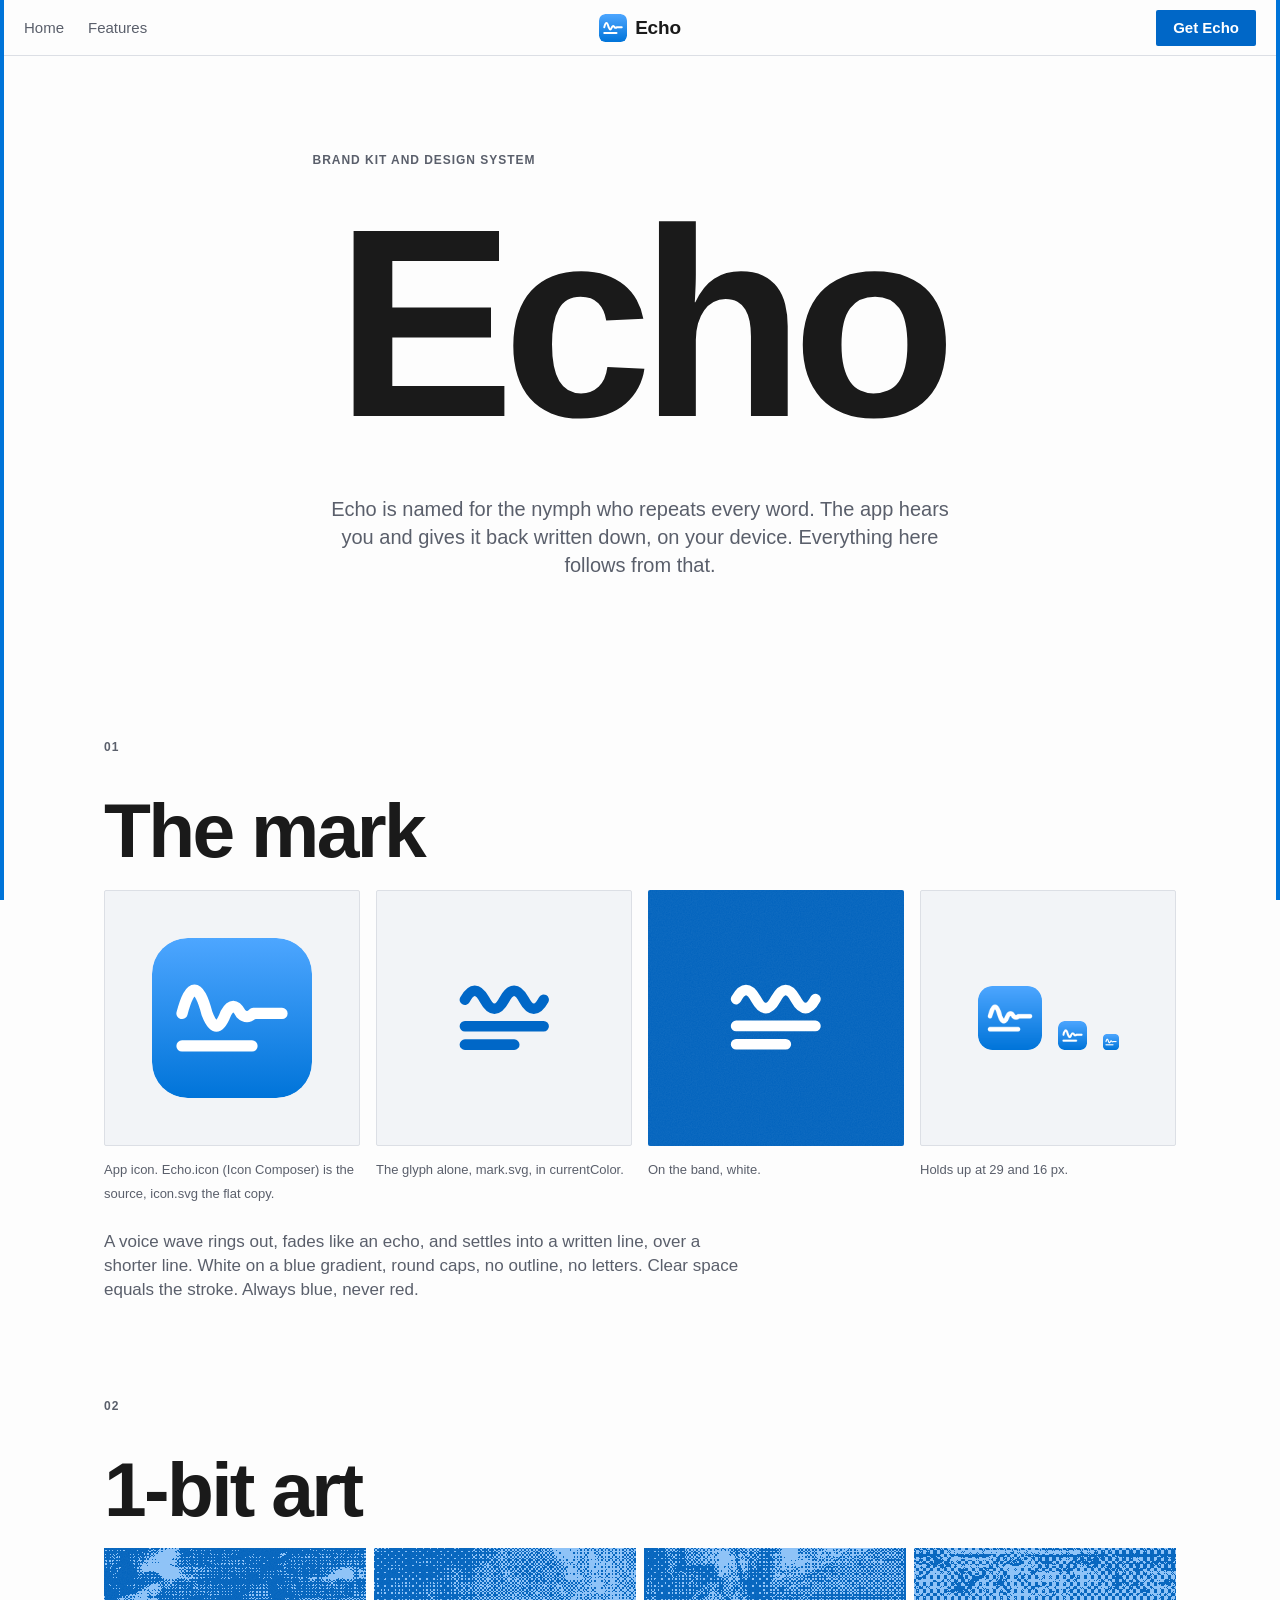
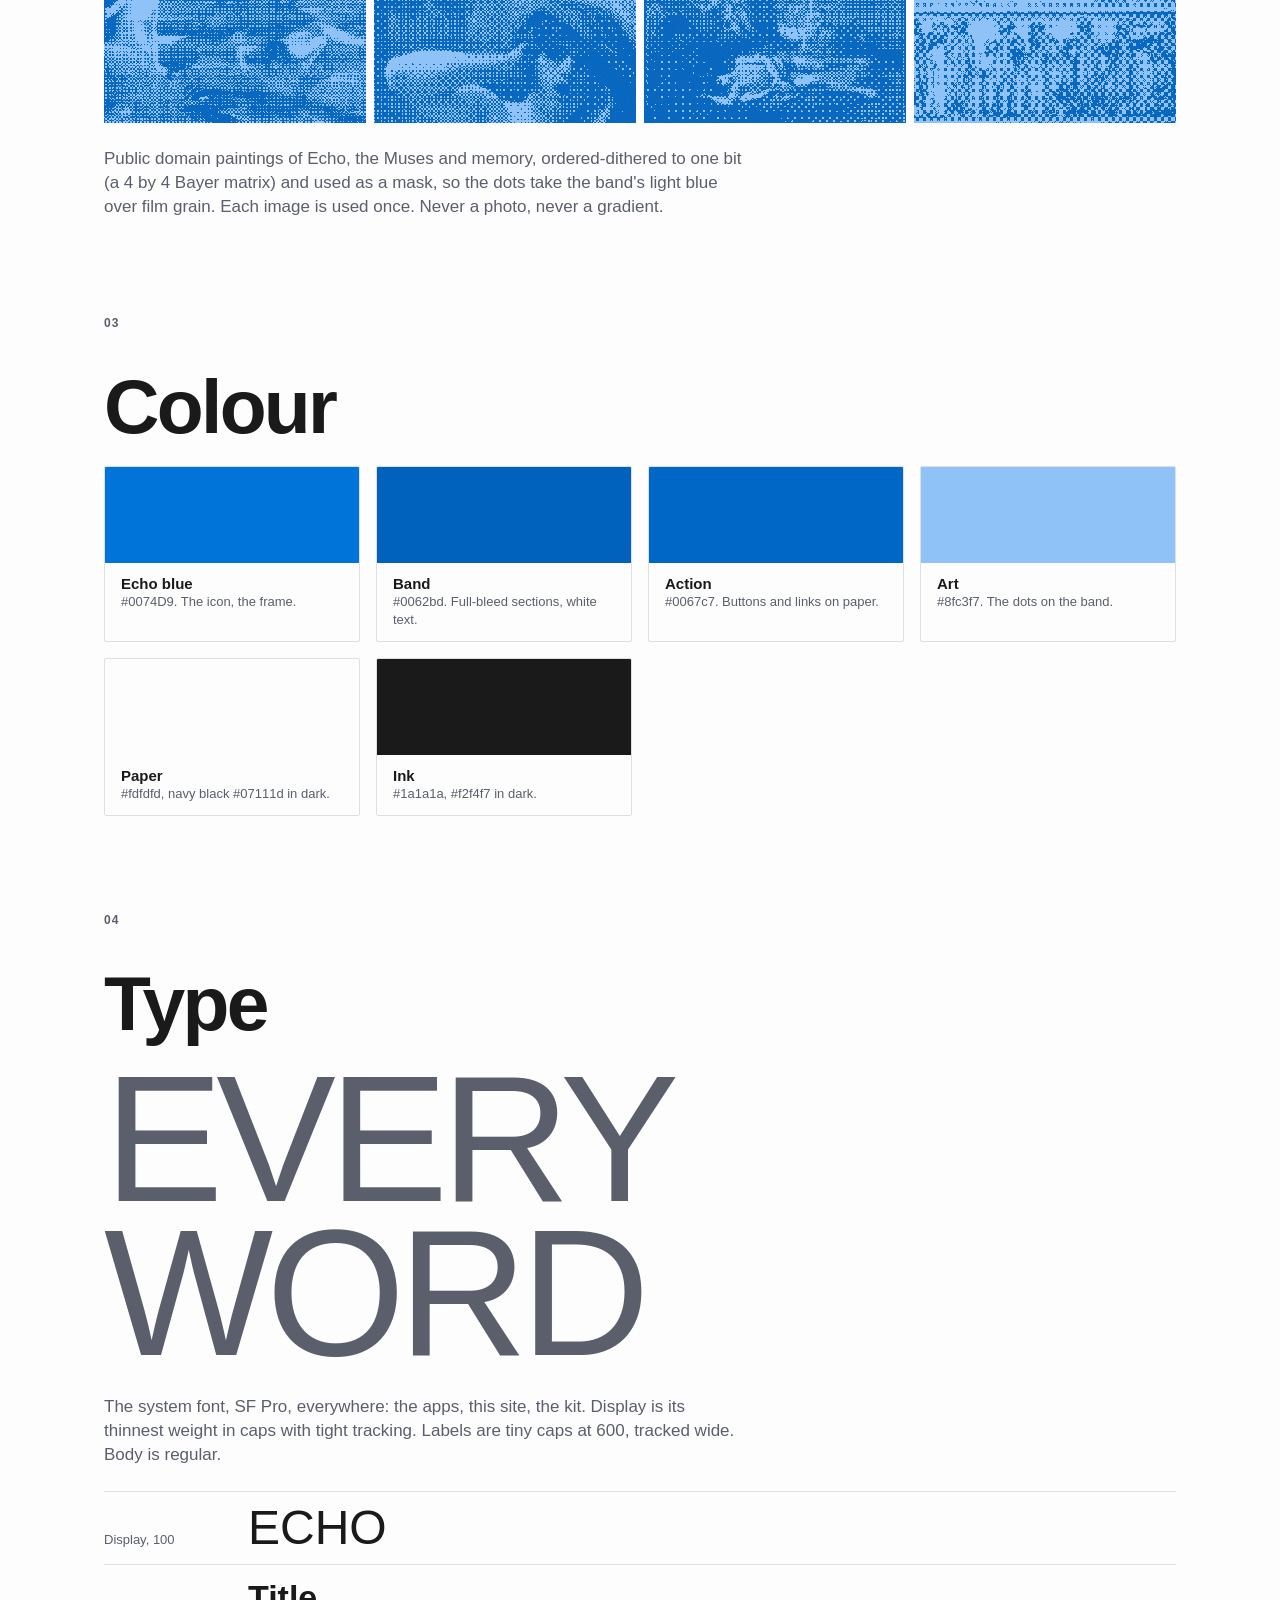
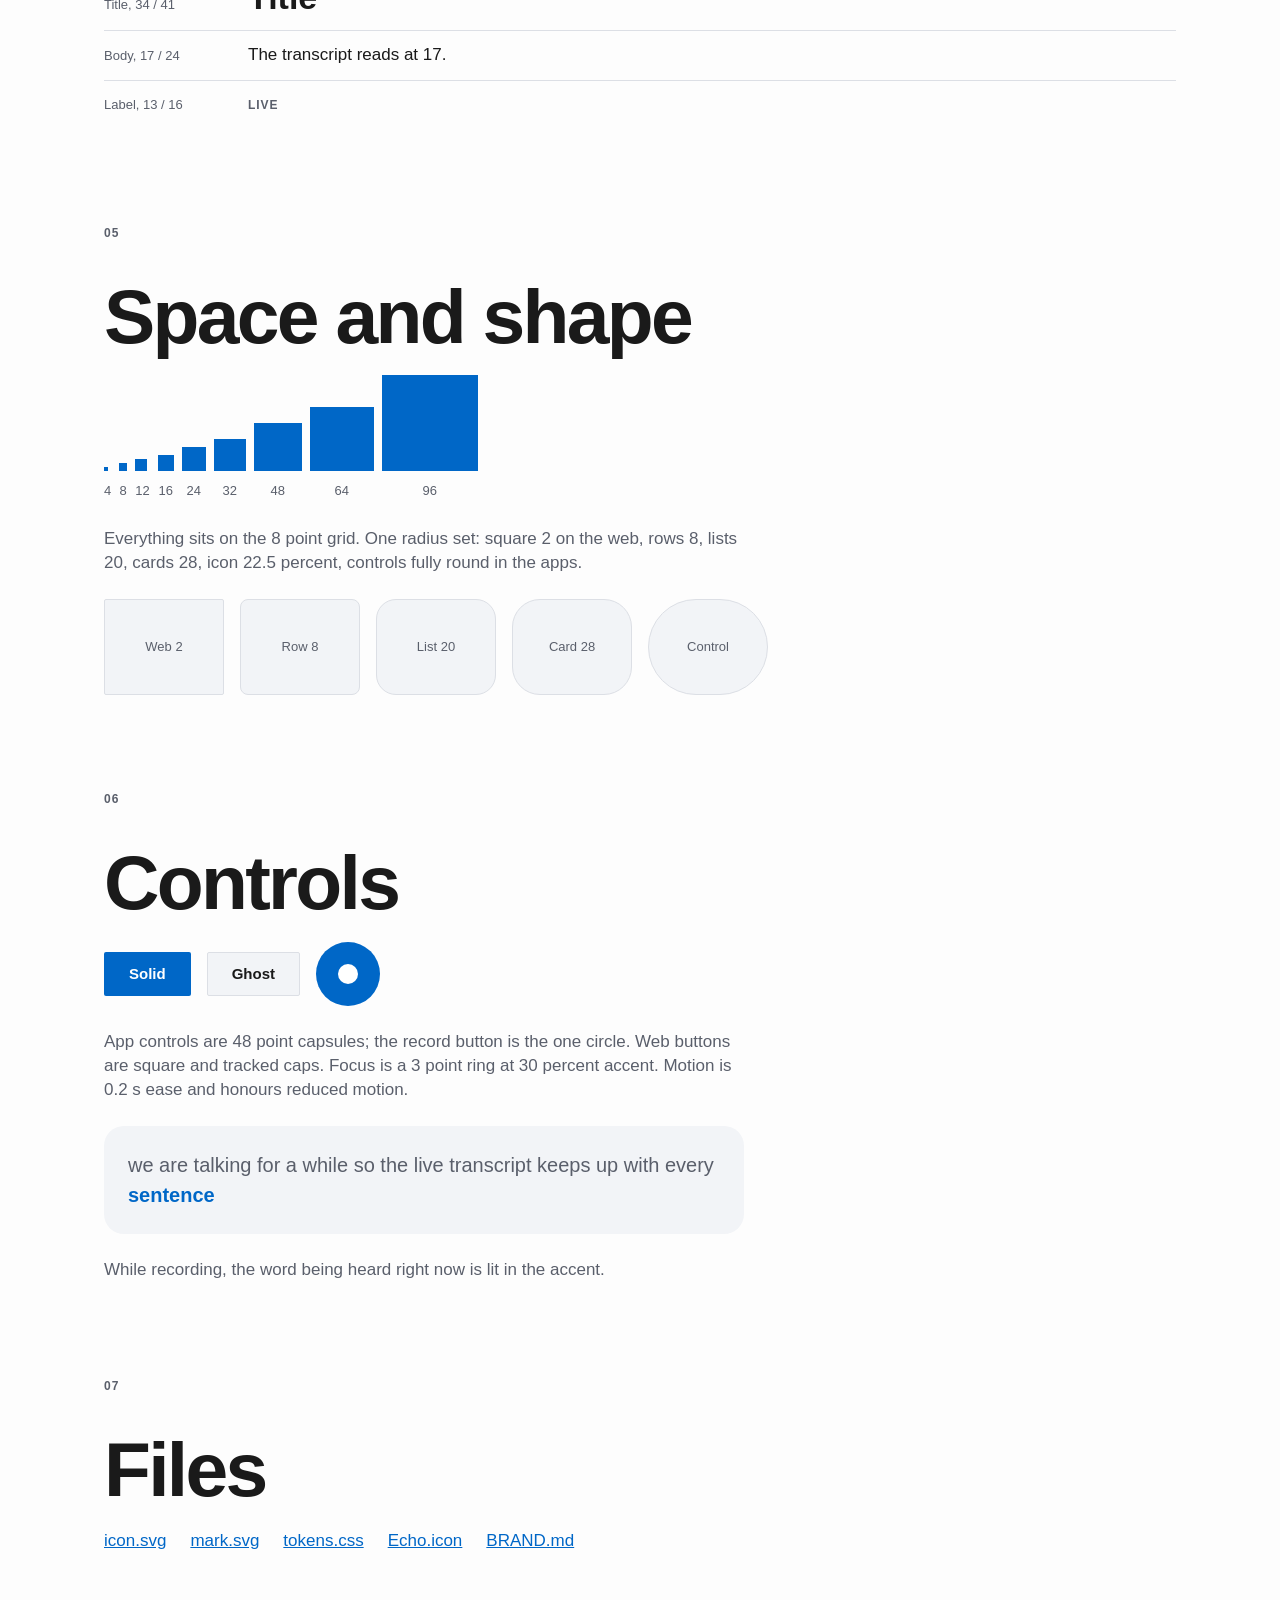
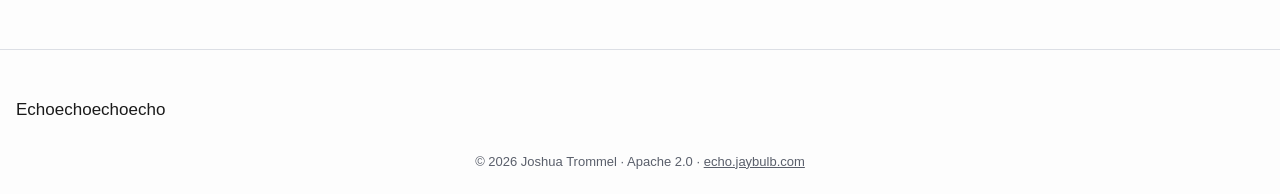
<file: docs/brand.html>
<!DOCTYPE html>
<html lang="en">
<head>
<meta charset="UTF-8">
<meta name="viewport" content="width=device-width, initial-scale=1.0, viewport-fit=cover">
<title>Echo Brand Kit</title>
<meta name="description" content="Echo's brand kit and design system: the mark, the 1-bit art, colour, type, space and controls.">
<meta name="theme-color" content="#fdfdfd" media="(prefers-color-scheme: light)">
<meta name="theme-color" content="#07111d" media="(prefers-color-scheme: dark)">
<link rel="icon" href="favicon.svg" type="image/svg+xml">
<link rel="apple-touch-icon" href="apple-touch-icon.png">
<link rel="stylesheet" href="tokens.css">
<link rel="stylesheet" href="landing.css">
<style>
.kit { max-width: var(--wrap); margin: 0 auto; padding: 0 var(--sp-5) var(--sp-9); }
.kit > section { padding-top: var(--sp-9); display: grid; gap: var(--sp-5); }
.kit h2 { font-size: clamp(44px, 6vw, 80px); }
.kit > section > p { max-width: 640px; color: var(--sub); }
.tiles { display: grid; grid-template-columns: repeat(auto-fit, minmax(220px, 1fr)); gap: var(--sp-4); }
.tiles figure { margin: 0; display: grid; gap: var(--sp-3); align-content: start; }
.tiles figcaption { font-size: var(--size-footnote); color: var(--sub); }
.pad { display: grid; place-items: center; aspect-ratio: 1; border: 1px solid var(--line); border-radius: var(--r-sq); background: var(--surface); }
.pad.blue { background: var(--grain), var(--band); border: 0; }
.glyph { width: 56%; aspect-ratio: 1; background: currentColor; -webkit-mask: url(mark.svg) center / contain no-repeat; mask: url(mark.svg) center / contain no-repeat; }
.sizes { display: flex; gap: var(--sp-4); align-items: end; }
.sizes img { border-radius: var(--r-icon); }
.art-row { display: grid; grid-template-columns: repeat(4, 1fr); gap: var(--sp-2); }
.art-row .art { aspect-ratio: 3 / 2; }
.sw { border: 1px solid var(--line); border-radius: var(--r-sq); overflow: hidden; }
.sw div { height: 96px; }
.sw p { padding: var(--sp-3) var(--sp-4); font-size: var(--size-footnote); line-height: 18px; color: var(--sub); }
.sw b { display: block; font-size: 15px; color: var(--text); }
.type-big { font-family: var(--display); font-weight: 100; text-transform: uppercase; font-size: clamp(80px, 14vw, 200px); line-height: .86; letter-spacing: -.04em; }
.scale p { display: flex; gap: var(--sp-5); align-items: baseline; padding: var(--sp-3) 0; border-top: 1px solid var(--line); }
.scale span:first-child { width: 120px; flex: none; font-size: var(--size-footnote); color: var(--sub); }
.grid8 { display: flex; gap: var(--sp-2); align-items: end; flex-wrap: wrap; }
.grid8 i { display: block; background: var(--accent); }
.grid8 small { display: block; margin-top: var(--sp-2); font-size: var(--size-footnote); color: var(--sub); text-align: center; }
.radii { display: flex; gap: var(--sp-4); flex-wrap: wrap; }
.radii div { width: 120px; height: 96px; display: grid; place-items: center; background: var(--surface); border: 1px solid var(--line); font-size: var(--size-footnote); color: var(--sub); }
.controls { display: flex; gap: var(--sp-4); flex-wrap: wrap; align-items: center; }
.rec { width: 64px; height: 64px; border-radius: 50%; background: var(--accent); display: grid; place-items: center; }
.rec i { width: 20px; height: 20px; border-radius: 50%; background: #fff; }
.live-word { font-size: 20px; line-height: 30px; padding: var(--sp-5); border-radius: var(--r-group); background: var(--surface); }
.live-word b { color: var(--accent); font-weight: 600; }
.files { display: flex; flex-wrap: wrap; gap: var(--sp-2) var(--sp-5); }
.files a { color: var(--accent); }
@media (max-width: 700px) { .art-row { grid-template-columns: 1fr 1fr; } }
</style>
</head>
<body>
<a class="skip" href="#top">Skip to content</a>
<header class="nav" aria-label="Site">
  <nav class="nav-links" aria-label="Main"><a href="./">Home</a><a href="./#features">Features</a></nav>
  <a class="nav-brand" href="./" aria-label="Echo home"><img src="icon.svg" alt="" width="28" height="28"><span>Echo</span></a>
  <div class="nav-end"><a class="btn btn-solid" href="https://apps.apple.com/app/id6782604262">Get Echo</a></div>
</header>

<main class="kit" id="top">
  <section class="hero center">
    <p class="label">Brand kit and design system</p>
    <h1>Echo</h1>
    <p class="lead">Echo is named for the nymph who repeats every word. The app hears you and gives it back written down, on your device. Everything here follows from that.</p>
  </section>

  <section aria-labelledby="mark">
    <p class="label">01</p><h2 id="mark">The mark</h2>
    <div class="tiles">
      <figure><div class="pad"><img src="icon.svg" alt="Echo app icon" width="160" height="160" style="border-radius:var(--r-icon)"></div><figcaption>App icon. Echo.icon (Icon Composer) is the source, icon.svg the flat copy.</figcaption></figure>
      <figure><div class="pad" style="color:var(--accent)"><div class="glyph" role="img" aria-label="The glyph on paper"></div></div><figcaption>The glyph alone, mark.svg, in currentColor.</figcaption></figure>
      <figure><div class="pad blue" style="color:#fff"><div class="glyph" role="img" aria-label="The glyph on the band"></div></div><figcaption>On the band, white.</figcaption></figure>
      <figure><div class="pad"><div class="sizes"><img src="apple-touch-icon.png" width="64" height="64" alt=""><img src="apple-touch-icon.png" width="29" height="29" alt=""><img src="favicon-32.png" width="16" height="16" alt=""></div></div><figcaption>Holds up at 29 and 16 px.</figcaption></figure>
    </div>
    <p>A voice wave rings out, fades like an echo, and settles into a written line, over a shorter line. White on a blue gradient, round caps, no outline, no letters. Clear space equals the stroke. Always blue, never red.</p>
  </section>

  <section aria-labelledby="art">
    <p class="label">02</p><h2 id="art">1-bit art</h2>
    <div class="art-row">
      <div class="art" style="--img: url(art/waterhouse.png)" aria-hidden="true"></div>
      <div class="art" style="--img: url(art/cabanel.png)" aria-hidden="true"></div>
      <div class="art" style="--img: url(art/poussin.png)" aria-hidden="true"></div>
      <div class="art" style="--img: url(art/card-muses.png)" aria-hidden="true"></div>
    </div>
    <p>Public domain paintings of Echo, the Muses and memory, ordered-dithered to one bit (a 4 by 4 Bayer matrix) and used as a mask, so the dots take the band's light blue over film grain. Each image is used once. Never a photo, never a gradient.</p>
  </section>

  <section aria-labelledby="colour">
    <p class="label">03</p><h2 id="colour">Colour</h2>
    <div class="tiles">
      <div class="sw"><div style="background:#0074D9"></div><p><b>Echo blue</b>#0074D9. The icon, the frame.</p></div>
      <div class="sw"><div style="background:#0062bd"></div><p><b>Band</b>#0062bd. Full-bleed sections, white text.</p></div>
      <div class="sw"><div style="background:#0067c7"></div><p><b>Action</b>#0067c7. Buttons and links on paper.</p></div>
      <div class="sw"><div style="background:#8fc3f7"></div><p><b>Art</b>#8fc3f7. The dots on the band.</p></div>
      <div class="sw"><div style="background:#fdfdfd"></div><p><b>Paper</b>#fdfdfd, navy black #07111d in dark.</p></div>
      <div class="sw"><div style="background:#1a1a1a"></div><p><b>Ink</b>#1a1a1a, #f2f4f7 in dark.</p></div>
    </div>
  </section>

  <section aria-labelledby="type">
    <p class="label">04</p><h2 id="type">Type</h2>
    <p class="type-big" aria-hidden="true">Every word</p>
    <p>The system font, SF Pro, everywhere: the apps, this site, the kit. Display is its thinnest weight in caps with tight tracking. Labels are tiny caps at 600, tracked wide. Body is regular.</p>
    <div class="scale">
      <p><span>Display, 100</span><b style="font-family:var(--display);font-weight:100;font-size:48px;line-height:48px;text-transform:uppercase">Echo</b></p>
      <p><span>Title, 34 / 41</span><b style="font-size:34px;line-height:41px">Title</b></p>
      <p><span>Body, 17 / 24</span><span>The transcript reads at 17.</span></p>
      <p><span>Label, 13 / 16</span><span class="label" style="margin:0">Live</span></p>
    </div>
  </section>

  <section aria-labelledby="space">
    <p class="label">05</p><h2 id="space">Space and shape</h2>
    <div class="grid8">
      <div><i style="width:4px;height:4px"></i><small>4</small></div><div><i style="width:8px;height:8px"></i><small>8</small></div><div><i style="width:12px;height:12px"></i><small>12</small></div><div><i style="width:16px;height:16px"></i><small>16</small></div><div><i style="width:24px;height:24px"></i><small>24</small></div><div><i style="width:32px;height:32px"></i><small>32</small></div><div><i style="width:48px;height:48px"></i><small>48</small></div><div><i style="width:64px;height:64px"></i><small>64</small></div><div><i style="width:96px;height:96px"></i><small>96</small></div>
    </div>
    <p>Everything sits on the 8 point grid. One radius set: square 2 on the web, rows 8, lists 20, cards 28, icon 22.5 percent, controls fully round in the apps.</p>
    <div class="radii"><div style="border-radius:2px">Web 2</div><div style="border-radius:8px">Row 8</div><div style="border-radius:20px">List 20</div><div style="border-radius:28px">Card 28</div><div style="border-radius:999px">Control</div></div>
  </section>

  <section aria-labelledby="controls">
    <p class="label">06</p><h2 id="controls">Controls</h2>
    <div class="controls">
      <a class="btn btn-solid" href="#controls">Solid</a>
      <a class="btn btn-ghost" href="#controls">Ghost</a>
      <div class="rec" role="img" aria-label="Record button"><i></i></div>
    </div>
    <p>App controls are 48 point capsules; the record button is the one circle. Web buttons are square and tracked caps. Focus is a 3 point ring at 30 percent accent. Motion is 0.2 s ease and honours reduced motion.</p>
    <p class="live-word">we are talking for a while so the live transcript keeps up with every <b>sentence</b></p>
    <p>While recording, the word being heard right now is lit in the accent.</p>
  </section>

  <section aria-labelledby="files">
    <p class="label">07</p><h2 id="files">Files</h2>
    <p class="files"><a href="icon.svg">icon.svg</a><a href="mark.svg">mark.svg</a><a href="tokens.css">tokens.css</a><a href="https://github.com/nulljosh/echo/tree/main/Echo.icon">Echo.icon</a><a href="https://github.com/nulljosh/echo/blob/main/brand/BRAND.md">BRAND.md</a></p>
  </section>
</main>

<footer class="foot">
  <p class="echoes" aria-hidden="true"><span>Echo</span><span>echo</span><span>echo</span><span>echo</span></p>
  <p class="legal">&copy; 2026 Joshua Trommel &middot; Apache 2.0 &middot; <a href="./">echo.jaybulb.com</a></p>
</footer>
</body>
</html>
</file>
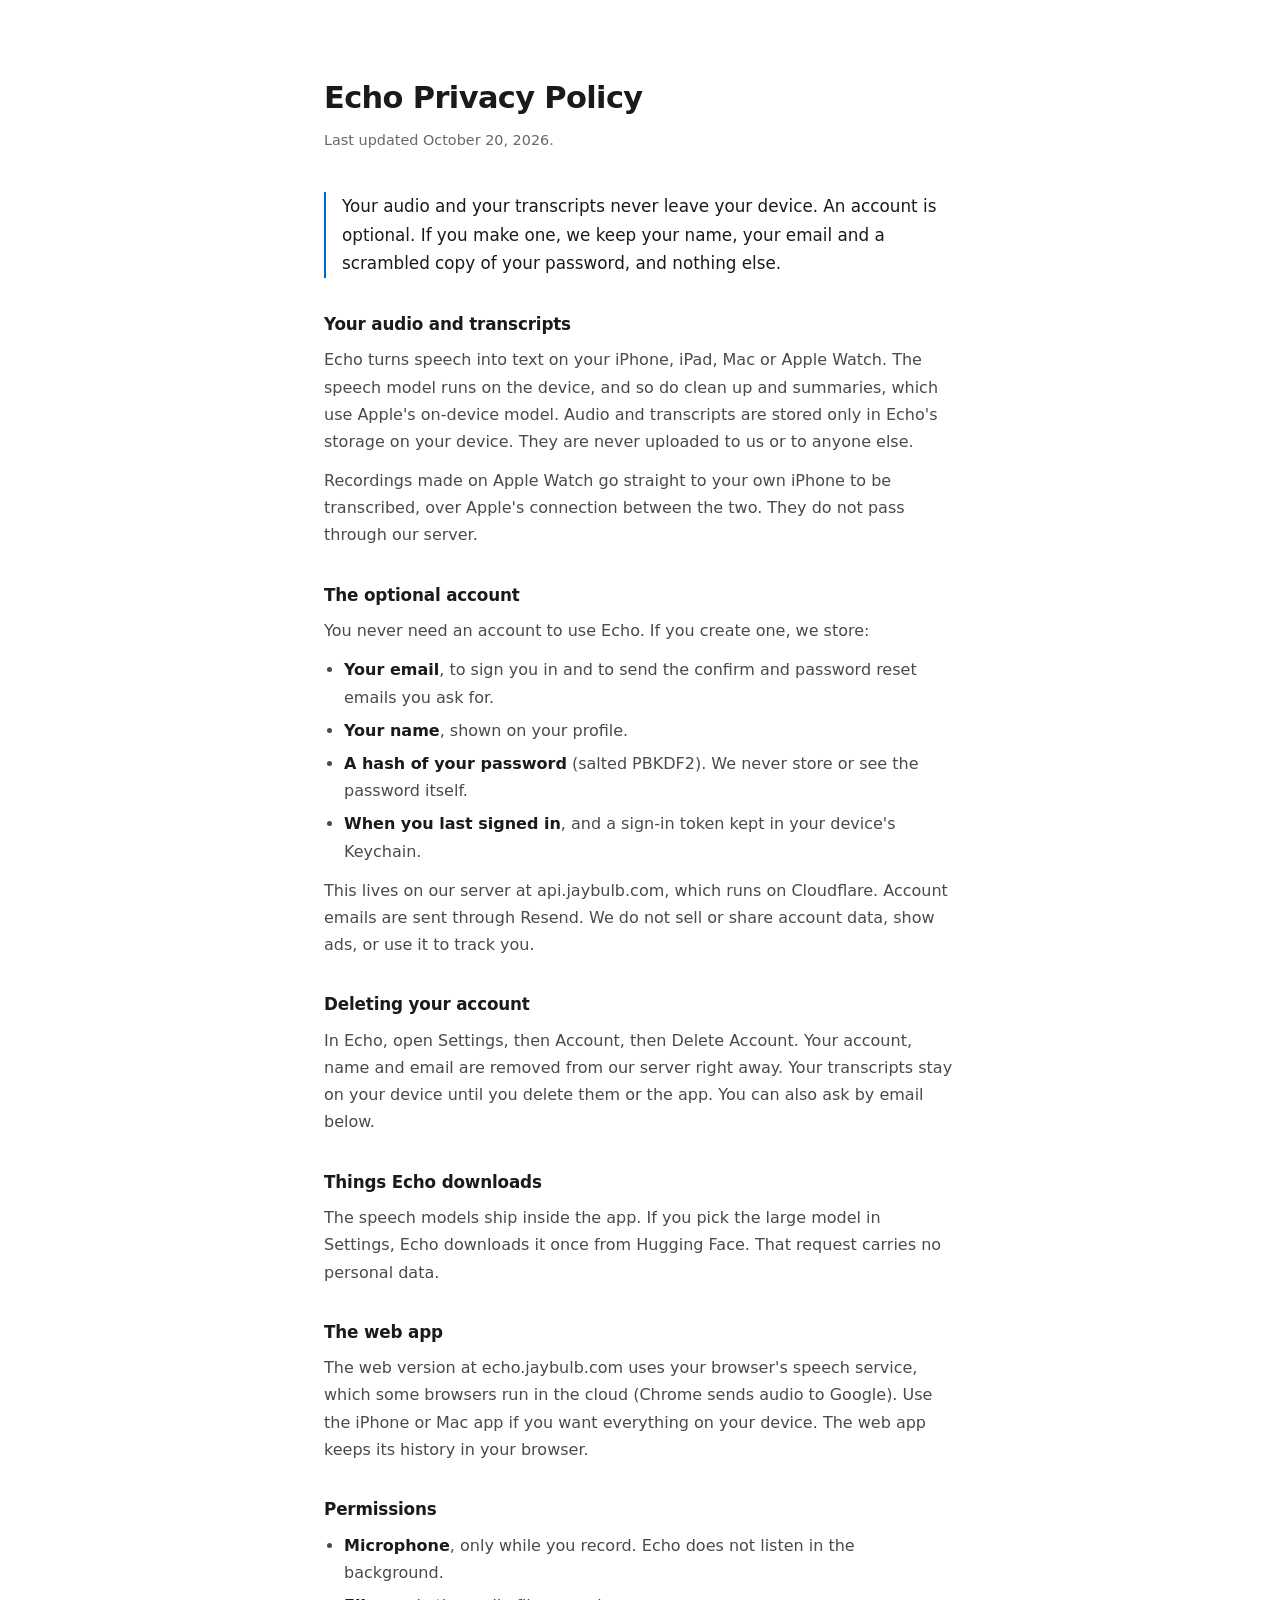
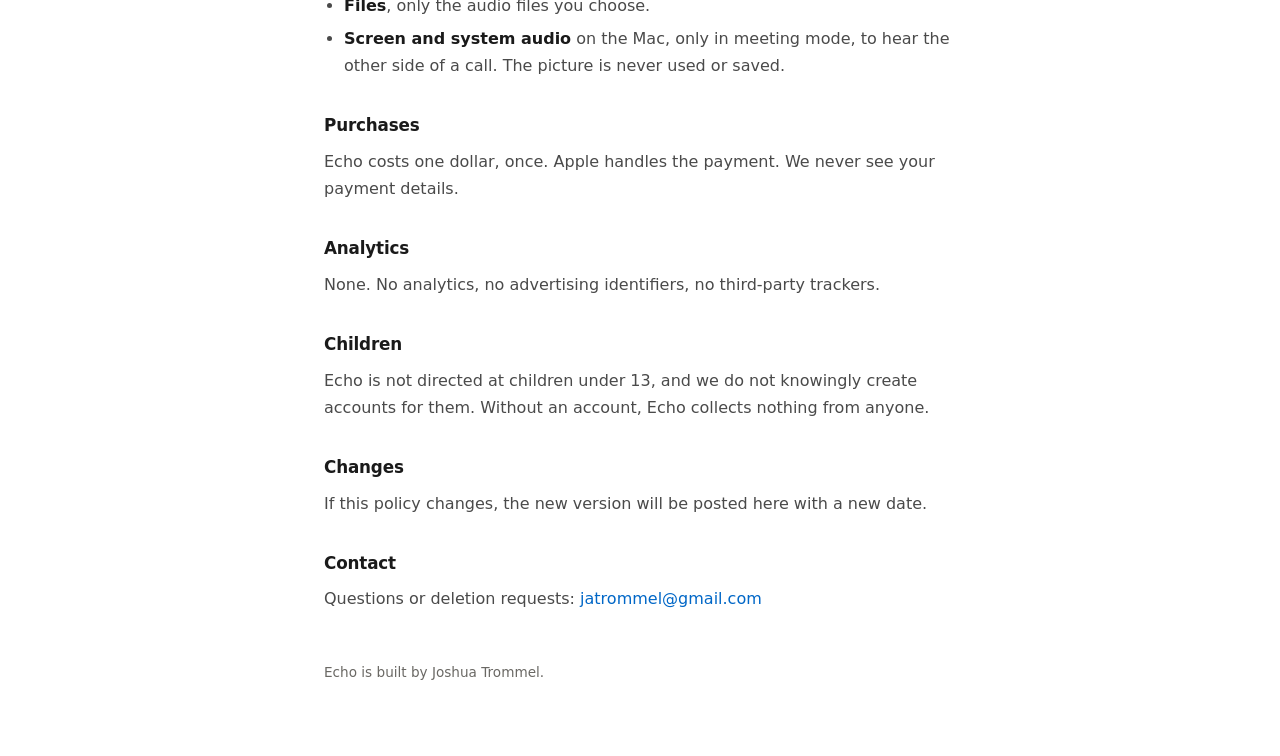
<file: docs/privacy.html>
<!DOCTYPE html>
<html lang="en">
<head>
<meta charset="UTF-8">
<meta name="viewport" content="width=device-width, initial-scale=1.0">
<title>Echo Privacy Policy</title>
<style>
  /* theme-aware, matching the landing page; was dark-only with an orange accent */
  :root {
    color-scheme: light dark;
    --p-bg: #ffffff;
    --p-text: #1a1a1a;
    --p-soft: #4a4a4a;
    --p-dim: #6a6864;
    --p-accent: #0067c7;
  }
  @media (prefers-color-scheme: dark) {
    :root {
      --p-bg: #0c0c0d;
      --p-text: #e8e6e3;
      --p-soft: #c4c2be;
      --p-dim: #8a8884;
      --p-accent: #4da6ff;
    }
  }
  * { margin: 0; padding: 0; box-sizing: border-box; }
  body {
    background: var(--p-bg);
    color: var(--p-text);
    font: 16px/1.7 -apple-system, BlinkMacSystemFont, "SF Pro Text", system-ui, sans-serif;
    -webkit-font-smoothing: antialiased;
    padding: 8vh 24px;
    max-width: 680px;
    margin: 0 auto;
  }
  h1 { font-size: 1.9rem; font-weight: 700; letter-spacing: -0.02em; margin-bottom: 4px; }
  .sub { color: var(--p-dim); font-size: 0.9rem; margin-bottom: 40px; }
  h2 { font-size: 1.05rem; font-weight: 600; margin: 32px 0 8px; letter-spacing: -0.01em; }
  p { color: var(--p-soft); margin-bottom: 12px; }
  strong { color: var(--p-text); }
  ul { margin: 8px 0 12px 20px; color: var(--p-soft); }
  li { margin-bottom: 6px; }
  a { color: var(--p-accent); text-decoration: none; }
  a:hover { text-decoration: underline; }
  .lede {
    border-left: 2px solid var(--p-accent);
    padding-left: 16px;
    color: var(--p-text);
    font-size: 1.05rem;
    margin: 24px 0 8px;
  }
  footer { margin-top: 48px; color: var(--p-dim); font-size: 0.85rem; }
</style>
</head>
<body>
  <h1>Echo Privacy Policy</h1>
  <div class="sub">Last updated October 20, 2026.</div>

  <p class="lede">Your audio and your transcripts never leave your device. An account is optional. If you make one, we keep your name, your email and a scrambled copy of your password, and nothing else.</p>

  <h2>Your audio and transcripts</h2>
  <p>Echo turns speech into text on your iPhone, iPad, Mac or Apple Watch. The speech model runs on the device, and so do clean up and summaries, which use Apple's on-device model. Audio and transcripts are stored only in Echo's storage on your device. They are never uploaded to us or to anyone else.</p>
  <p>Recordings made on Apple Watch go straight to your own iPhone to be transcribed, over Apple's connection between the two. They do not pass through our server.</p>

  <h2>The optional account</h2>
  <p>You never need an account to use Echo. If you create one, we store:</p>
  <ul>
    <li><strong>Your email</strong>, to sign you in and to send the confirm and password reset emails you ask for.</li>
    <li><strong>Your name</strong>, shown on your profile.</li>
    <li><strong>A hash of your password</strong> (salted PBKDF2). We never store or see the password itself.</li>
    <li><strong>When you last signed in</strong>, and a sign-in token kept in your device's Keychain.</li>
  </ul>
  <p>This lives on our server at api.jaybulb.com, which runs on Cloudflare. Account emails are sent through Resend. We do not sell or share account data, show ads, or use it to track you.</p>

  <h2>Deleting your account</h2>
  <p>In Echo, open Settings, then Account, then Delete Account. Your account, name and email are removed from our server right away. Your transcripts stay on your device until you delete them or the app. You can also ask by email below.</p>

  <h2>Things Echo downloads</h2>
  <p>The speech models ship inside the app. If you pick the large model in Settings, Echo downloads it once from Hugging Face. That request carries no personal data.</p>

  <h2>The web app</h2>
  <p>The web version at echo.jaybulb.com uses your browser's speech service, which some browsers run in the cloud (Chrome sends audio to Google). Use the iPhone or Mac app if you want everything on your device. The web app keeps its history in your browser.</p>

  <h2>Permissions</h2>
  <ul>
    <li><strong>Microphone</strong>, only while you record. Echo does not listen in the background.</li>
    <li><strong>Files</strong>, only the audio files you choose.</li>
    <li><strong>Screen and system audio</strong> on the Mac, only in meeting mode, to hear the other side of a call. The picture is never used or saved.</li>
  </ul>

  <h2>Purchases</h2>
  <p>Echo costs one dollar, once. Apple handles the payment. We never see your payment details.</p>

  <h2>Analytics</h2>
  <p>None. No analytics, no advertising identifiers, no third-party trackers.</p>

  <h2>Children</h2>
  <p>Echo is not directed at children under 13, and we do not knowingly create accounts for them. Without an account, Echo collects nothing from anyone.</p>

  <h2>Changes</h2>
  <p>If this policy changes, the new version will be posted here with a new date.</p>

  <h2>Contact</h2>
  <p>Questions or deletion requests: <a href="mailto:jatrommel@gmail.com">jatrommel@gmail.com</a></p>
  <footer>Echo is built by Joshua Trommel.</footer>
</body>
</html>
</file>
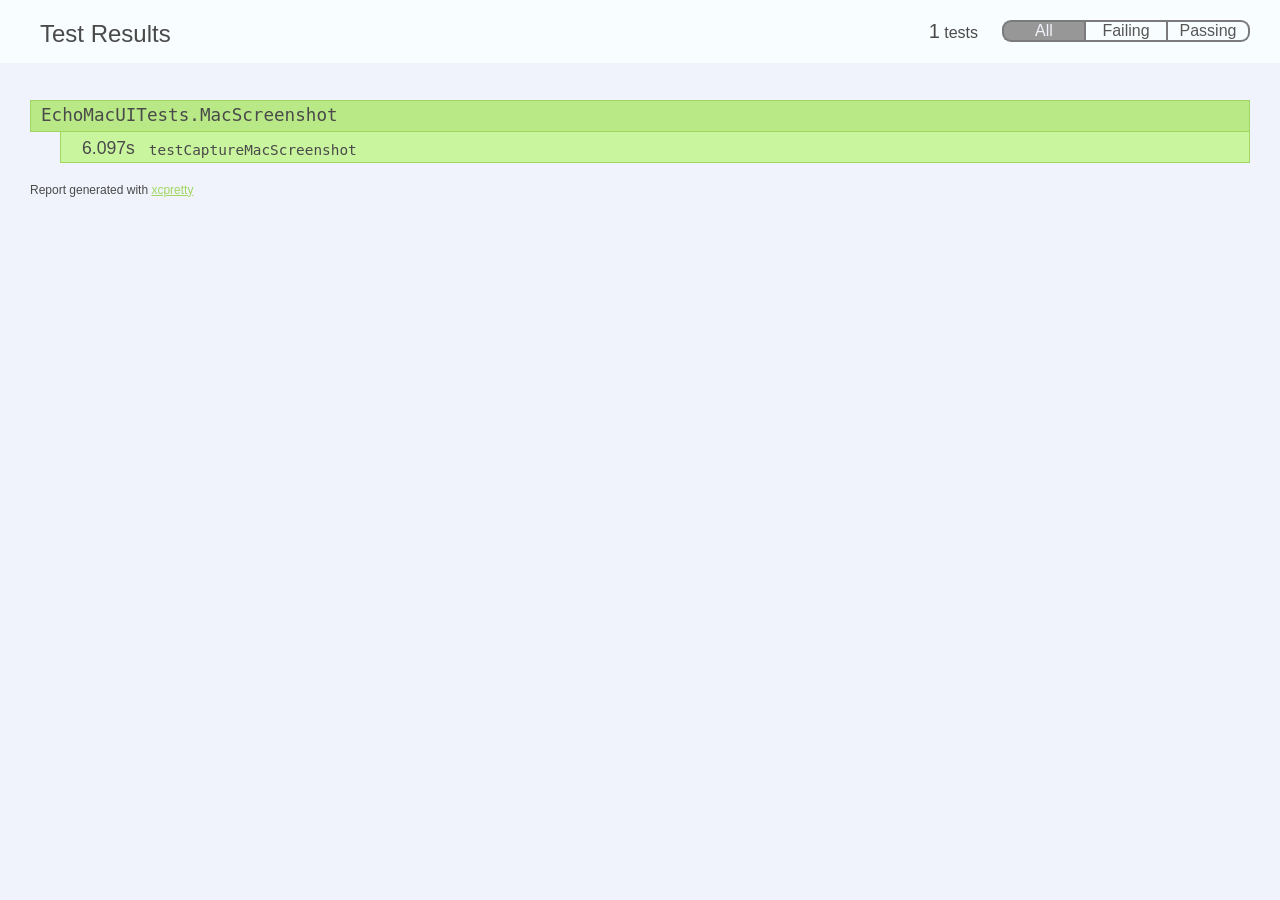
<file: fastlane/test_output/report.html>
<!DOCTYPE html>
<html>
  <head>
    <meta charset="utf-8" />
    <title>Test Results | xcpretty</title>
    <style type="text/css">
      body { font-family:Avenir Next, Helvetica Neue, sans-serif; color: #4A4A4A; background-color: #F0F3FB; margin:0;}
      h1 { font-weight: normal; font-size: 24px; margin: 10px 0 0 0;}
      h3 { font-weight: normal; margin: 2px; font-size: 1.1em;}
      header { position: fixed;width: 100%;background: rgba(249, 254, 255, 0.9);margin: 0;padding: 10px;}
      header:before, header:after { content:""; display:table;}
      header:after { clear:both;}
      a:link { color: #A1D761;}
      footer { clear: both;position: relative;z-index: 10;height: 40px;margin-top: -10px; margin-left:30px; font-size:12px;}
      table { width:100%; border-collapse: collapse;}
      tr td:first-child { width:7%}
      .left { float: left; margin-left:30px;}
      .right { float: right; margin-right: 40px; margin-top: 0; margin-bottom:0;}
      .test-suite { margin: 0 0 30px 0;}
      .test-suite > .heading { font-family:Menlo, Monaco, monospace; font-weight: bold; border-color: #A1D761; background-color: #B8E986; border-width: 1px;}
      .test-suite.failing > .heading { border-color: #C84F5E; background-color: #E58591;}
      .test-suite > .heading > .title { margin-top: 4px; margin-left: 10px;}
      .tests { overflow: scroll;margin: 0 30px 0 60px;}
      .test, .test-suite > .heading { height: 30px; overflow: hidden; margin: 0 30px;}
      .test, .test-suite > .heading { border-width: 1px; border-collapse: collapse; border-style: solid; }
      .test { margin-left: 30px; border-top:none;}
      .test.failing { border-color: #C84F5E; background-color: #F4DDE0;}
      .test.passing { border-color: #A1D761;}
      .test.failing { background-color: #E7A1AA;}
      .test.passing { background-color: #CAF59F;}
      .test.failing.odd { background-color: #EEC7CC;}
      .test.passing.odd { background-color: #E5FBCF;}
      .details.failing { background-color: #F4DDE0; border: 1px solid #C84F5E;}
      .details.passing { background-color: #E5F4DC; border: 1px solid #A1D761;}
      .test .test-detail:last-child { padding-bottom: 8px;}
      .test .title { float: left; font-size: 0.9em; margin-top: 8px; font-family: Menlo, Monaco, monospace;}
      .test .time { float: left;margin: 4px 10px 0 20px;}
      .test-detail { font-family:Menlo, Monaco, monospace; font-size: 0.9em; margin: 5px 0 5px 0px;}
      .screenshots { height: auto; overflow: hidden; padding: 4px 4px 0 4px; background-color: #B8E986; border: #A1D761; border-width: 0 1px; border-style: solid; }
      .screenshots.failing { border-color: #C84F5E; background-color: #E58591; }
      .screenshot { max-height: 60px; float: left; transition: max-height 0.2s; margin: 0 4px 4px 0 }
      .screenshot.selected { max-height: 568px; }
      #test-suites { display: inline-block; width: 100%;margin-top:100px;}
      #segment-bar { margin-top: 10px;margin-left: 14px;float:right;}
      #segment-bar a:first-child { border-radius: 9px 0 0 9px; border-right: none;}
      #segment-bar a:last-child { border-radius: 0 9px 9px 0; border-left: none;}
      #segment-bar > a { color: #565656; border: 2px solid  #7B7B7B; width: 80px; font-weight: bold; display:inline-block;text-align:center; font-weight: normal;}
      #segment-bar > a.selected { background-color: #979797; color: #F0F3FB;}
      #counters { float: left;margin: 10px;text-align: right;}
      #counters h2 { font-size: 16px; font-family: Avenir, sans-serif; font-weight: lighter; display:inline;}
      #counters .number { font-size: 20px;}
      #fail-count { color: #D0021B; margin-left:10px;}
      @media (max-width: 640px) {
        h1, #counters, #segment-bar { margin: 5px auto; text-align:center;}
        header, #segment-bar { width: 100%; position: relative; background:none;}
        .left, .right { float:none; margin:0;}
        #test-suites { margin-top: 0;}
        #counters { float:none;}
      }
    </style>
    <script type="text/javascript">
      var hide = function(element) { element.style.display = 'none';}
      var show = function(element) { element.style.display = '';}
      var isHidden = function(element) { return element.style.display == 'none';}
      var isSelected = function(element) { return element.classList.contains("selected");}
      var deselect = function(element) { return element.classList.remove("selected");}
      var select = function(element) { return element.classList.add("selected");}
      var toggle = function(element) { isHidden(element) ? show(element) : hide(element);};
      var toggleTests = function(heading) { toggle(heading.parentNode.children[1]);};
      var toggleDetails = function(detailClass) {
        var details = document.querySelectorAll('.' + detailClass);
        for (var i = details.length - 1; i >= 0; i--) { toggle(details[i]);};
      };
      var hideAll = function(collection) {
        for (var i = collection.length - 1; i >= 0; i--) { hide(collection[i]); };
      }
      var showAll = function(collection) {
        for (var i = collection.length - 1; i >= 0; i--) { show(collection[i]); };
      }
      var selectSegment = function(segment) {
        if (isSelected(segment)) return;
        var segments = document.querySelectorAll('#segment-bar > a');
        for (var i = segments.length - 1; i >= 0; i--) { deselect(segments[i]);};
        select(segment);
        if (segment.id == "all-segment") {
          showAll(document.querySelectorAll('.test-suite'));
          showAll(document.querySelectorAll('.test'));
        } else if (segment.id == "failing-segment") {
          hideAll(document.querySelectorAll('.test.passing'));
          showAll(document.querySelectorAll('.test.failing'));
          hideAll(document.querySelectorAll('.test-suite.passing'));
          showAll(document.querySelectorAll('.test-suite.failing'));
        } else if (segment.id == "passing-segment") {
          hideAll(document.querySelectorAll('.test.failing'));
          showAll(document.querySelectorAll('.test.passing'));
          hideAll(document.querySelectorAll('.test-suite.failing'));
          showAll(document.querySelectorAll('.test-suite.passing'));
        }
      }
      var toggleScreenshot = function(suiteName, index) {
        var screenshot = document.getElementById("screenshot-" + suiteName + "-" + index);
        isSelected(screenshot) ? deselect(screenshot) : select(screenshot);
      }
    </script>
  </head>
  <body>
    <header>
      <section class="left">
        <h1>Test Results</h1>
      </section>
      <section class="right">
        <section id="counters">
          <h2 id="test-count"><span class="number">1</span> tests</h2>
          
        </section>
        <section id="segment-bar">
          <a id="all-segment" onclick="selectSegment(this);" class="selected">All</a><a id="failing-segment" onclick="selectSegment(this);">Failing</a><a id="passing-segment" onclick="selectSegment(this);">Passing</a>
        </section>
      </section>
    </header>
    <section id="test-suites">
      
        
        <section class="test-suite passing" id="EchoMacUITests.MacScreenshot">
          <section class="heading" onclick="toggleTests(this);">
            <h3 class="title">EchoMacUITests.MacScreenshot</h3>
          </section>
          <section class="tests">
            <table>
            
              
              <tr class="test passing "  onclick="toggleDetails('testCaptureMacScreenshot');">
                <td>
                  
                    <h3 class="time">6.097s</h3>
                  
                </td>
                <td><h3 class="title">testCaptureMacScreenshot</h3></td>
              </tr>
              
            
            </table>
          </section>
        </section>
      
    </section>
    <footer>Report generated with <a href="https://github.com/supermarin/xcpretty">xcpretty</a></footer>
  </body>
</html>
</file>
<file: docs/tokens.css>
/* Echo design tokens. One source for the landing, the brand page and the kit (brand/tokens.css links here).
   Shared system: 8 point grid, one radius set, 48 point capsule controls, system font. The blue is the only colour Echo owns. */
:root {
  /* colour */
  --accent: #0067c7;          /* links and focus on paper, AA */
  --btn: #0067c7;             /* solid buttons, white label */
  --frame: #0074D9;           /* the thin frame down the window edges */
  --band: #0062bd;            /* full-bleed blue sections, white text AA */
  --band-sub: #d4e7fb;        /* secondary text on the band */
  --band-art: #8fc3f7;        /* the 1-bit art on the band */
  --band-line: rgba(255, 255, 255, .22);
  --accent-light: #4da6ff;    /* icon gradient top */
  --accent-deep: #0074D9;     /* icon gradient bottom */
  --ring: color-mix(in srgb, var(--accent) 30%, transparent);
  --bg: #fdfdfd;
  --surface: #f2f4f7;
  --line: #dcdfe5;
  --text: #1a1a1a;
  --sub: #5a5f6b;

  /* type: the system font, thinnest weight in caps for display */
  --font: -apple-system, BlinkMacSystemFont, "SF Pro Text", "Helvetica Neue", Helvetica, Arial, sans-serif;
  --display: -apple-system, BlinkMacSystemFont, "SF Pro Display", "Helvetica Neue", Helvetica, Arial, sans-serif;
  --size-body: 17px;          /* 24 line */
  --size-footnote: 13px;      /* 16 line */

  /* space: the 8 point grid */
  --sp-1: 4px; --sp-2: 8px; --sp-3: 12px; --sp-4: 16px; --sp-5: 24px; --sp-6: 32px; --sp-7: 48px; --sp-8: 64px; --sp-9: 96px;
  --wrap: 1120px;

  /* shape */
  --control: 48px;
  --r-card: 28px;
  --r-group: 20px;
  --r-pill: 999px;
  --r-sq: 2px;                /* landing buttons and panels */
  --r-icon: 22.5%;
  --motion: .2s ease;
}

@media (prefers-color-scheme: dark) {
  :root {
    --accent: #5aaeff;
    --btn: #0b6fd6;
    --frame: #0b6fd6;
    --band: #00509c;
    --band-sub: #c7def7;
    --band-art: #6aaef0;
    --bg: #07111d;            /* navy black */
    --surface: #0f1b2b;
    --line: #1f2d42;
    --text: #f2f4f7;
    --sub: #a0abbd;
  }
}
</file>
<file: docs/landing.css>
/* Echo landing, cut from the same cloth as Hermes: a paper page in a thin blue frame, giant thin caps, tiny caps labels,
   square buttons, and one full-bleed blue band where old paintings of Echo sit in 1-bit ordered dither.
   Every colour, the type and the radii come from tokens.css. */
:root {
  /* film grain: white fractal noise over every blue surface */
  --grain: url("data:image/svg+xml,%3Csvg xmlns='http://www.w3.org/2000/svg' width='180' height='180'%3E%3Cfilter id='n'%3E%3CfeTurbulence type='fractalNoise' baseFrequency='.85' numOctaves='3' stitchTiles='stitch'/%3E%3CfeColorMatrix values='0 0 0 0 1 0 0 0 0 1 0 0 0 0 1 0 0 0 .07 0'/%3E%3C/filter%3E%3Crect width='100%25' height='100%25' filter='url(%23n)'/%3E%3C/svg%3E");
}
/* 1-bit art: each image is an ordered-dither mask (art/*.png, from public domain paintings), tinted with --band-art */
.art { position: relative; overflow: hidden; background: var(--grain), var(--band); }
.art::before { content: ""; position: absolute; inset: 0; background: var(--band-art); -webkit-mask: var(--img) center / cover no-repeat; mask: var(--img) center / cover no-repeat; image-rendering: pixelated; }
* { box-sizing: border-box; margin: 0; }
html { scroll-behavior: smooth; }
body { font-family: var(--font); font-size: var(--size-body); line-height: 24px; color: var(--text); background: var(--bg); -webkit-font-smoothing: antialiased; }
a { color: inherit; }
.wrap { max-width: var(--wrap); margin: 0 auto; padding: 0 var(--sp-5); }
.center { text-align: center; }
.skip { position: absolute; left: -999px; top: 8px; z-index: 40; padding: var(--sp-2) var(--sp-4); background: var(--bg); }
.skip:focus { left: 8px; }

h1, h2, h3, .label { font-family: var(--display); }
h1, h2, h3 { text-wrap: balance; }
h1 { font-size: clamp(120px, 21vw, 300px); line-height: .86; font-weight: 700; letter-spacing: -.045em; }
/* the hero leads with the line that sells; the nav already carries the name */
.hero-h1 { font-size: clamp(40px, 7vw, 104px); line-height: .95; max-width: 1000px; margin: 0 auto; }
h2 { font-size: clamp(48px, 7vw, 104px); line-height: .92; font-weight: 700; letter-spacing: -.035em; }
h3 { font-size: 28px; line-height: 32px; font-weight: 600; letter-spacing: -.01em; }
.label { font-size: 12px; line-height: 16px; font-weight: 600; letter-spacing: .08em; text-transform: uppercase; color: var(--sub); margin-bottom: var(--sp-4); }

.btn { height: 44px; padding: 0 var(--sp-5); border-radius: var(--r-sq); display: inline-flex; align-items: center; font-weight: 600; font-size: 15px; white-space: nowrap; text-decoration: none; border: 1px solid transparent; transition: background var(--motion), border-color var(--motion); }
.btn-solid { background: var(--btn); color: #fff; }
.btn-solid:hover { background: color-mix(in srgb, var(--btn) 82%, #fff); }
.btn-ghost { background: var(--surface); color: var(--text); border-color: var(--line); }
.btn-ghost:hover { border-color: var(--text); }
a:focus-visible { outline: 3px solid var(--ring); outline-offset: 2px; }

.nav { position: sticky; top: 0; z-index: 10; display: grid; grid-template-columns: 1fr auto 1fr; align-items: center; gap: var(--sp-5); height: 56px; padding: 0 var(--sp-5); background: color-mix(in srgb, var(--bg) 88%, transparent); -webkit-backdrop-filter: blur(16px); backdrop-filter: blur(16px); border-bottom: 1px solid var(--line); }
.nav-brand { grid-column: 2; display: flex; align-items: center; gap: var(--sp-2); font-family: var(--display); font-weight: 700; font-size: 19px; letter-spacing: -.01em; text-decoration: none; }
.nav-brand img { width: 28px; height: 28px; border-radius: var(--r-icon); }
.nav-links, .nav-get { display: flex; gap: var(--sp-5); font-size: 15px; font-weight: 500; }
.nav-links a, .nav-get { text-decoration: none; color: var(--sub); }
.nav-links a:hover, .nav-get:hover { color: var(--text); }
.nav-end { grid-column: 3; justify-self: end; display: flex; align-items: center; gap: var(--sp-5); }
.nav-end .btn { height: 36px; padding: 0 var(--sp-4); }
/* the thin blue frame down both edges of the window */
@media (min-width: 900px) { body::after { content: ""; position: fixed; inset: 0; border-inline: 4px solid var(--frame); pointer-events: none; z-index: 30; } }

.hero { padding: var(--sp-9) 0 var(--sp-8); }
.lead { max-width: 560px; margin: var(--sp-6) auto 0; color: var(--sub); font-size: 20px; line-height: 28px; }
.cta { display: flex; flex-wrap: wrap; gap: var(--sp-2); margin-top: var(--sp-6); }
.center .cta { justify-content: center; }
.fine { margin-top: var(--sp-3); font-size: var(--size-footnote); line-height: 16px; color: var(--sub); }

/* The blue band: Echo herself above the section head, three feature rows, then six ruled cells */
.band { margin: 0 clamp(0px, 3vw, 44px); background: var(--grain), var(--band); color: #fff; overflow: hidden; }
.band .label { color: var(--band-sub); }
.band-head { text-align: center; }
.band-art { aspect-ratio: 19 / 10; max-height: 86vh; width: 100%; background: none; }
.band-copy { position: relative; margin-top: -10vw; padding: 0 var(--sp-5) var(--sp-9); }
.band-copy h2 { font-size: clamp(56px, 9.5vw, 160px); text-shadow: 0 0 48px var(--band); }
.band-copy p:last-child { margin: var(--sp-6) auto 0; max-width: 480px; color: var(--band-sub); }
.frows { border-top: 1px solid var(--band-line); }
.frow { display: grid; grid-template-columns: 1fr 1fr; align-items: center; border-bottom: 1px solid var(--band-line); }
.frow .art { aspect-ratio: 3 / 2; background: var(--grain), color-mix(in srgb, #fff 6%, var(--band)); }
.frow:nth-child(even) .art { order: 2; }
.frow > div:not(.art) { padding: var(--sp-7) clamp(24px, 6vw, 96px); max-width: 560px; }
.frow h3 { font-size: clamp(36px, 3.6vw, 52px); line-height: 1; font-weight: 700; letter-spacing: -.03em; }
.frow p:last-child { margin-top: var(--sp-4); color: var(--band-sub); }
.cells { display: grid; grid-template-columns: repeat(3, 1fr); }
.cell { padding: var(--sp-6) var(--sp-6) var(--sp-7); border-right: 1px solid var(--band-line); border-bottom: 1px solid var(--band-line); }
.cell:nth-child(3n) { border-right: 0; }
.cell:nth-last-child(-n+3) { border-bottom: 0; }
.cell .label { margin-bottom: var(--sp-5); }
.cell h3 { font-size: 24px; line-height: 28px; }
.cell p:last-child { margin-top: var(--sp-3); color: var(--band-sub); font-size: 15px; line-height: 22px; }

.sec { padding: var(--sp-9) 0; }
.body { color: var(--sub); margin: var(--sp-5) auto 0; max-width: 560px; }
/* three ways to get it, each card with its own painting */
.prods { display: grid; grid-template-columns: repeat(3, 1fr); gap: var(--sp-5); margin-top: var(--sp-8); text-align: left; }
.prod { display: grid; align-content: start; gap: var(--sp-2); }
.prod-art { margin: 0 0 var(--sp-3); aspect-ratio: 3 / 2; }
.prod .label { margin-bottom: 0; }
.prod p:not(.label) { color: var(--sub); font-size: 15px; line-height: 22px; }
.prod a { color: var(--accent); font-size: 15px; text-decoration: none; }
.prod a:hover { text-decoration: underline; }

/* Footer: brand and link columns, then the name echoing away in 1-bit dots, then one fine line */
.foot { padding: var(--sp-7) var(--sp-4) var(--sp-5); border-top: 1px solid var(--line); overflow: hidden; }
.foot-top { max-width: var(--wrap); margin: 0 auto; padding: 0 var(--sp-4); display: flex; flex-wrap: wrap; justify-content: space-between; gap: var(--sp-7); }
.foot-brand { display: grid; gap: var(--sp-2); align-content: start; }
.foot-brand img { border-radius: var(--r-icon); }
.foot-brand b { font-family: var(--display); font-weight: 700; font-size: 36px; line-height: 40px; letter-spacing: -.03em; }
.foot-brand p { color: var(--sub); font-size: 15px; }
.foot-cols { display: flex; flex-wrap: wrap; gap: var(--sp-8); }
.foot-cols div { display: grid; gap: var(--sp-2); align-content: start; }
.foot-cols .label { margin-bottom: var(--sp-2); }
.foot-cols a { position: relative; text-decoration: none; font-size: 15px; line-height: 24px; }
/* 44px tap target without the extra height: the pseudo-element extends the link's hit area. */
.foot-cols a::before { content: ""; position: absolute; inset: -10px -6px; }
/* Phones: the three link groups sit side by side under the brand, and the name gets less air. */
@media (max-width: 560px) {
  .foot-cols { display: grid; grid-template-columns: repeat(3, minmax(0, 1fr)); gap: var(--sp-4); width: 100%; }
  .foot-cols div { gap: var(--sp-1); }
  .foot-cols .label { margin-bottom: var(--sp-1); }
}
.foot-cols a:hover { color: var(--accent); }
/* each repeat is fainter: the dot grid gets sparser, like a voice fading off a cliff */
.legal { margin-top: var(--sp-6); font-size: var(--size-footnote); line-height: 16px; color: var(--sub); text-align: center; text-wrap: balance; }
.legal a { color: inherit; }

.js .reveal { opacity: 0; transform: translateY(16px); transition: opacity .5s ease, transform .5s ease; }
.js .reveal.in { opacity: 1; transform: none; }
@media (prefers-reduced-motion: reduce) { html { scroll-behavior: auto; } .js .reveal { opacity: 1; transform: none; transition: none; } }

@media (max-width: 900px) {
  .nav-links, .nav-get { display: none; }
  .nav { grid-template-columns: auto 1fr; }
  .nav-brand { grid-column: 1; }
  .nav-end { grid-column: 2; }
  .frow { grid-template-columns: 1fr; }
  .frow:nth-child(even) .art { order: 0; }
  .frow > div:not(.art) { padding: var(--sp-6) var(--sp-5) var(--sp-7); }
  .band-copy { margin-top: -14vw; }
  .cells { grid-template-columns: 1fr 1fr; }
  .cell, .cell:nth-child(3n), .cell:nth-last-child(-n+3) { border-right: 1px solid var(--band-line); border-bottom: 1px solid var(--band-line); }
  .cell:nth-child(2n) { border-right: 0; }
  .cell:nth-last-child(-n+2) { border-bottom: 0; }
  .prods { grid-template-columns: 1fr; gap: var(--sp-7); }
}
@media (max-width: 560px) {
  .cells { grid-template-columns: 1fr; }
  .cell, .cell:nth-child(2n) { border-right: 0; }
  .cell:nth-last-child(2) { border-bottom: 1px solid var(--band-line); }
}
.band-copy .label { color: #fff; text-shadow: 0 0 12px var(--band), 0 0 24px var(--band), 0 0 40px var(--band); }
</file>
<file: docs/hero.css>
/* Hero, after Keyrate and Plank: one scene in Echo's own objects. Echo's live view lies tilted on the desk under the
   title and writes real-sounding transcripts word by word, the word being heard in blue, as the app does; when a take
   ends, the export formats light in turn. Loose chips (You, Them, hello in other languages, .docx, the Mac hot key)
   drift around it at three depths. The readout under the buttons says the same in one line. hero.js moves every
   layer at its own scroll speed and leans the scene away from the pointer. */
.hero { position: relative; isolation: isolate; overflow: hidden; min-height: calc(100svh - 56px); display: flex; flex-direction: column; align-items: center;
        padding: clamp(72px, 13vh, 144px) 0 calc(var(--line-h) * 11); --line-h: clamp(18px, 2.4vw, 30px); }
.hero-copy { position: relative; z-index: 2; display: flex; flex-direction: column; align-items: center; }
.hero .hero-h1 { font-size: clamp(44px, 7vw, 92px); letter-spacing: -.035em; line-height: 1.02; max-width: 12.5em; }
.hero .lead { font-size: clamp(17px, 1.6vw, 20px); line-height: 1.5; margin-top: 20px; }
.hero .cta { margin-top: 32px; display: flex; gap: 10px; justify-content: center; flex-wrap: wrap; }
.hero .btn { height: 46px; padding: 0 22px; font-size: 16px; }

/* the ground: Echo's live view tilted onto the desk, feathered at the edges, a soft clearing behind the title */
.backdrop { position: absolute; inset: 0; z-index: 0; pointer-events: none; overflow: hidden;
            -webkit-mask-image: linear-gradient(#000 80%, transparent); mask-image: linear-gradient(#000 80%, transparent); }
.backdrop::after { content: ""; position: absolute; inset: 0;
            background: radial-gradient(ellipse 46% 40% at 50% 30%, color-mix(in srgb, var(--bg) 94%, transparent),
                        color-mix(in srgb, var(--bg) 55%, transparent) 70%, color-mix(in srgb, var(--bg) 10%, transparent)); }
.ground { position: absolute; left: 0; right: 0; bottom: calc(var(--line-h) * -1.5); display: flex; justify-content: center; will-change: transform;
          -webkit-mask-image: radial-gradient(ellipse 62% 80% at 50% 40%, #000 55%, transparent 100%);
          mask-image: radial-gradient(ellipse 62% 80% at 50% 40%, #000 55%, transparent 100%); }
.take { width: min(1180px, 120vw); transform: perspective(1500px) rotateX(38deg); transform-origin: 50% 100%;
        background: var(--surface); border: 1px solid var(--line); border-radius: calc(var(--line-h) * .6);
        box-shadow: 0 calc(var(--line-h) * .4) 0 var(--line); overflow: hidden; }
.take-bar { display: flex; align-items: center; gap: calc(var(--line-h) * .5); padding: calc(var(--line-h) * .5) calc(var(--line-h) * .9); border-bottom: 1px solid var(--line);
            font: 600 calc(var(--line-h) * .5)/1 var(--font); letter-spacing: .08em; text-transform: uppercase; color: var(--sub); }
.take-bar i { width: calc(var(--line-h) * .42); height: calc(var(--line-h) * .42); border-radius: 50%; background: var(--line); transition: background-color .25s; }
.take.rec .take-bar i { background: var(--accent); animation: pulse 1s ease-in-out infinite; }
.take-bar time { font-variant-numeric: tabular-nums; letter-spacing: 0; }
.fmts { margin-left: auto; display: flex; gap: calc(var(--line-h) * .25); text-transform: none; letter-spacing: 0; }
.fmts span { padding: calc(var(--line-h) * .16) calc(var(--line-h) * .4); border-radius: 999px; border: 1px solid var(--line); transition: background-color .25s, color .25s, border-color .25s; }
.fmts span.on { background: var(--accent); border-color: var(--accent); color: #fff; }
.fmts span.done { color: var(--accent); border-color: color-mix(in srgb, var(--accent) 50%, transparent); }
.wave { display: flex; align-items: center; gap: calc(var(--line-h) * .2); height: calc(var(--line-h) * 2); padding: calc(var(--line-h) * .5) calc(var(--line-h) * .9) 0; }
.wave b { flex: 1; height: 12%; border-radius: 3px; background: var(--accent); opacity: .5; transition: height .14s ease; }
.words { margin: 0; padding: calc(var(--line-h) * .5) calc(var(--line-h) * .9) calc(var(--line-h) * .8); min-height: calc(var(--line-h) * 9.6);
         font-size: calc(var(--line-h) * .95); line-height: calc(var(--line-h) * 1.45); letter-spacing: -.01em; color: var(--text); }
.words em { font-style: normal; font-weight: 600; color: var(--accent); margin-right: .35em; font-size: .55em; letter-spacing: .08em; text-transform: uppercase; }
.words span { transition: color .3s; }
.words span.now { color: var(--accent); font-weight: 600; }

/* the sky: loose chips at three depths, each a keycap of something Echo hears or makes */
.sky { position: absolute; inset: 0; z-index: 1; pointer-events: none; overflow: hidden;
       -webkit-mask-image: linear-gradient(#000 58%, transparent); mask-image: linear-gradient(#000 58%, transparent); }
.sky .layer { position: absolute; inset: 0; will-change: transform; }
.chip { position: absolute; display: grid; place-items: center; height: var(--s); min-width: var(--s); padding: 0 calc(var(--s) * .3);
        border-radius: calc(var(--s) * .22); background: var(--surface); border: 1px solid var(--line); box-shadow: 0 calc(var(--s) * .06) 0 var(--line);
        font: 600 calc(var(--s) * .4)/1 var(--font); color: var(--sub); white-space: nowrap; user-select: none; font-variant-numeric: tabular-nums;
        animation: drift ease-in-out infinite alternate; }
.chip.hot { color: var(--accent); outline: 2px solid color-mix(in srgb, var(--accent) 55%, transparent); outline-offset: 2px; }
.sky .far .chip { filter: blur(.8px); }
@keyframes drift { from { transform: translateY(-10px) rotate(var(--r)); } to { transform: translateY(10px) rotate(calc(var(--r) + 6deg)); } }

/* the readout under the buttons: what kind of take, and the line being written */
.readout { margin-top: 28px; display: flex; align-items: center; gap: 12px; max-width: min(92vw, 620px); font-size: 15px; line-height: 1.4; color: var(--sub); white-space: nowrap; }
.readout .mode { flex: none; padding: 4px 10px; border-radius: 999px; font-size: 13px; font-weight: 600;
                 background: color-mix(in srgb, var(--accent) 12%, transparent); color: var(--accent); }
.readout .said { overflow: hidden; text-overflow: ellipsis; min-height: 1.4em; }
.readout .said::after { content: ""; display: inline-block; width: 2px; height: 1.05em; margin-left: 2px; vertical-align: -.18em; background: var(--accent); animation: blink 1s steps(1) infinite; }
@keyframes blink { 50% { opacity: 0; } }
@keyframes pulse { 50% { opacity: .3; } }

@media (max-width: 560px) {
  .hero { --line-h: 4.6vw; padding-bottom: calc(var(--line-h) * 12); }
  .take { width: 150vw; transform: perspective(900px) rotateX(32deg); }
  .fmts span:nth-child(n+3) { display: none; }
  .readout { font-size: 13px; }
}
@media (prefers-reduced-motion: reduce) { .chip, .take.rec .take-bar i, .readout .said::after { animation: none; } }
</file>
<file: docs/styles.css>
/* Variables & Theme: Echo tokens (tokens.css), the same ones the landing uses */
@import url("tokens.css");

:root {
    --text2: var(--sub);
    --bg2: var(--surface);
    --border: var(--line);
    --blue-light: var(--accent-light);
    --navy: var(--accent-deep);
    --radius-sm: 8px;
    --radius-lg: 20px;
    --shadow-sm: 0 1px 3px rgba(0, 0, 0, .08);
    --shadow-lg: 0 12px 32px rgba(0, 0, 0, .14);
    --dur: .2s;
    --font: var(--font-body, -apple-system, BlinkMacSystemFont, 'SF Pro Text', 'Helvetica Neue', Helvetica, Arial, sans-serif);
    /* ponytail: Echo's own blue instead of the portfolio yellow, the bright
       accent reads wrong here and fails contrast under white button text. */
    --primary: #0067c7;
    --primary-ink: #ffffff;
    --accent-soft: #eef3fd;
    --primary-light: var(--blue-light);
    --primary-dark: var(--navy);
    --text-primary: var(--text);
    --text-secondary: var(--text2);
    --bg-secondary: #f5f5f7; /* neutral grey, the portfolio cream read as off-brand next to the blue */
    --success: #10b981;
    --error: #ef4444;
    --radius: var(--radius-lg);
    --shadow: var(--shadow-sm);
}

/* Dark mode */
@media (prefers-color-scheme: dark) {
    :root {
        --bg: #07111d;
        --bg2: #1a1a1a;
        --bg-secondary: #0f1b2b;
        --text: #e8e8f0;
        --text2: rgba(232,232,240,0.60);
        --border: rgba(232,232,240,0.10);
        --primary: #7FB0FF;
        --accent-soft: #151a26;
        --primary-ink: #111111;
        --primary-dark: var(--blue-light);
    }
}

html.dark-mode {
    --bg: #07111d;
    --bg2: #1a1a1a;
    --bg-secondary: #0f1b2b;
    --text: #e8e8f0;
    --text2: rgba(232,232,240,0.60);
    --border: rgba(232,232,240,0.10);
    --primary: #7FB0FF;
    --primary-ink: #111111;
    --primary-dark: var(--blue-light);
    --accent-soft: #151a26;
}

/* Base */
* {
    margin: 0;
    padding: 0;
    box-sizing: border-box;
}

body {
    font-family: var(--font);
    color: var(--text-primary);
    background: var(--bg);
    transition: background 0.3s, color 0.3s;
    line-height: 1.6;
}

/* App Container */
.app-container {
    display: flex;
    min-height: 100vh;
    flex-direction: column;
}

/* Navbar */
.navbar {
    background: var(--bg-secondary);
    border-bottom: 1px solid var(--border);
    padding: 1rem;
    position: sticky;
    top: 0;
    z-index: 100;
    box-shadow: var(--shadow);
}

.navbar-content {
    max-width: 900px;
    margin: 0 auto;
    display: flex;
    justify-content: space-between;
    align-items: center;
}

.navbar-left {
    display: flex;
    align-items: center;
    gap: 0.75rem;
}

.navbar-icon {
    width: 32px;
    height: 32px;
}

.navbar-title {
    font-size: 1.5rem;
    font-weight: 600;
    color: var(--text-primary);
}

.navbar-right {
    display: flex;
    gap: 0.5rem;
}

/* Main Content */
.main-content {
    flex: 1;
    max-width: 900px;
    width: 100%;
    margin: 0 auto;
    padding: 2rem 1rem;
}

/* Tabs */
.tabs {
    display: flex;
    gap: 0.5rem;
    margin-bottom: 2rem;
    border-bottom: 1px solid var(--border);
}

.tab-btn {
    padding: 0.75rem 1.5rem;
    background: none;
    border: none;
    border-bottom: 3px solid transparent;
    color: var(--text-secondary);
    cursor: pointer;
    font-weight: 500;
    display: flex;
    align-items: center;
    gap: 0.5rem;
    transition: all 0.2s;
}

.tab-btn:hover {
    color: var(--primary);
}

.tab-btn.active {
    color: var(--primary);
    border-bottom-color: var(--primary);
}

/* Tab Content */
.tab-content {
    display: none;
}

.tab-content.active {
    display: block;
}

/* Record Section */
.record-section {
    display: flex;
    flex-direction: column;
    gap: 2rem;
}

.waveform-container {
    display: flex;
    flex-direction: column;
    align-items: center;
    justify-content: center;
    gap: 2rem;
    padding: 2rem;
    background: var(--bg-secondary);
    border-radius: var(--radius);
    min-height: 250px;
    position: relative;
}

#waveformCanvas {
    width: 100%;
    max-width: 400px;
    height: 150px;
}

.waveform-bars {
    display: flex;
    gap: 8px;
    align-items: flex-end;
    height: 100px;
    justify-content: center;
}

.bar {
    width: 6px;
    height: 20px;
    background: var(--primary);
    border-radius: 3px;
    transition: height 0.1s ease-out;
    opacity: 0.7;
}

.bar:nth-child(2) { transition-delay: 0.02s; }
.bar:nth-child(3) { transition-delay: 0.04s; }
.bar:nth-child(4) { transition-delay: 0.02s; }
.bar:nth-child(5) { transition-delay: 0.04s; }

/* Record Controls */
.record-controls {
    display: flex;
    flex-direction: column;
    align-items: center;
    gap: 1.5rem;
}

.btn-record {
    width: 100px;
    height: 100px;
    border-radius: 50%;
    border: none;
    background: var(--primary);
    color: white;
    cursor: pointer;
    display: flex;
    align-items: center;
    justify-content: center;
    font-weight: 600;
    font-size: 1.1rem;
    transition: all 0.2s;
    box-shadow: var(--shadow-lg);
    position: relative;
}

.btn-record:hover {
    background: var(--primary-dark);
    transform: scale(1.05);
}

.btn-record.recording {
    animation: pulse 1s infinite;
}

@keyframes pulse {
    0% { transform: scale(1); }
    50% { transform: scale(1.05); }
    100% { transform: scale(1); }
}

.record-icon {
    display: inline-block;
    width: 20px;
    height: 20px;
    background: white;
    border-radius: 50%;
}

.btn-record.recording .record-icon {
    width: 10px;
    height: 10px;
}

.record-status {
    text-align: center;
}

.record-status p {
    margin: 0.25rem 0;
    color: var(--text-secondary);
}

.record-time {
    font-size: 1.5rem;
    font-weight: 600;
    color: var(--primary);
}

/* Settings Row */
.settings-row {
    display: grid;
    grid-template-columns: repeat(auto-fit, minmax(200px, 1fr));
    gap: 1rem;
}

.setting-group {
    display: flex;
    flex-direction: column;
    gap: 0.5rem;
}

.setting-group label {
    font-weight: 500;
    color: var(--text-primary);
}

.select-control {
    padding: 0.75rem;
    border: 1px solid var(--border);
    border-radius: var(--radius);
    background: var(--bg);
    color: var(--text-primary);
    font-size: 1rem;
    cursor: pointer;
}

.select-control:focus {
    outline: none;
    border-color: var(--primary);
    box-shadow: 0 0 0 3px rgba(91, 155, 213, 0.15);
}

/* Upload Section */
.upload-section {
    display: flex;
    flex-direction: column;
    gap: 2rem;
}

.upload-area {
    border: 2px dashed var(--border);
    border-radius: var(--radius);
    padding: 3rem 2rem;
    text-align: center;
    cursor: pointer;
    transition: all 0.2s;
    background: var(--bg-secondary);
}

.upload-area:hover {
    border-color: var(--primary);
    background: rgba(91, 155, 213, 0.08);
}

.upload-area svg {
    color: var(--primary);
    margin-bottom: 1rem;
}

.upload-area h3 {
    margin-bottom: 0.5rem;
    color: var(--text-primary);
}

.upload-area p {
    color: var(--text-secondary);
}

/* Transcription Area */
.transcription-area {
    background: var(--bg-secondary);
    border-radius: var(--radius);
    padding: 2rem;
    margin-top: 2rem;
    box-shadow: var(--shadow);
}

.transcription-header {
    display: flex;
    justify-content: space-between;
    align-items: center;
    margin-bottom: 1.5rem;
}

.transcription-header h2 {
    margin: 0;
}

.transcription-actions {
    display: flex;
    gap: 0.5rem;
}

.btn-action {
    padding: 0.5rem 1rem;
    background: var(--primary);
    color: white;
    border: none;
    border-radius: var(--radius);
    cursor: pointer;
    font-size: 0.9rem;
    display: flex;
    align-items: center;
    gap: 0.5rem;
    transition: all 0.2s;
}

.btn-action:hover {
    background: var(--primary-dark);
}

.btn-action.btn-close {
    padding: 0.5rem;
    width: 32px;
    height: 32px;
    display: flex;
    align-items: center;
    justify-content: center;
    font-size: 1.5rem;
}

.transcription-text {
    font-size: 1.1rem;
    line-height: 1.8;
    margin-bottom: 1rem;
    color: var(--text-primary);
    word-break: break-word;
}

.transcription-meta {
    font-size: 0.85rem;
    color: var(--text-secondary);
}

/* History Panel */
.history-panel {
    width: 100%;
    max-width: 900px;
    margin: 0 auto;
    padding: 0 1rem 2rem;
}

.history-header {
    display: flex;
    justify-content: space-between;
    align-items: center;
    margin-bottom: 1rem;
    padding: 0 1rem;
}

.history-header h2 {
    margin: 0;
}

.history-list {
    display: flex;
    flex-direction: column;
    gap: 0.75rem;
}

.history-item {
    padding: 1rem;
    background: var(--bg-secondary);
    border-radius: var(--radius);
    cursor: pointer;
    transition: all 0.2s;
}

.history-item:hover {
    background: var(--border);
}

.history-item-text {
    color: var(--text-primary);
    margin-bottom: 0.5rem;
    line-height: 1.5;
    display: -webkit-box;
    -webkit-line-clamp: 2;
    -webkit-box-orient: vertical;
    overflow: hidden;
}

.history-item-date {
    font-size: 0.85rem;
    color: var(--text-secondary);
}

.history-item-actions {
    display: flex;
    gap: 0.5rem;
    margin-top: 0.5rem;
}

.btn-icon-small {
    padding: 0.25rem 0.5rem;
    background: var(--primary);
    color: white;
    border: none;
    border-radius: 4px;
    cursor: pointer;
    font-size: 0.75rem;
    transition: all 0.2s;
}

.btn-icon-small:hover {
    background: var(--primary-dark);
}

.history-empty {
    text-align: center;
    color: var(--text-secondary);
    padding: 2rem;
}

/* Buttons */
.btn-icon {
    padding: 0.5rem;
    background: none;
    border: none;
    color: var(--text-primary);
    cursor: pointer;
    display: flex;
    align-items: center;
    justify-content: center;
    border-radius: var(--radius);
    transition: all 0.2s;
}

.btn-icon:hover {
    background: var(--bg-secondary);
    color: var(--primary);
}

.btn-secondary {
    padding: 0.75rem 1.5rem;
    background: var(--primary);
    color: white;
    border: none;
    border-radius: var(--radius);
    cursor: pointer;
    font-weight: 500;
    transition: all 0.2s;
    width: 100%;
    margin-top: 0.5rem;
}

.btn-secondary:hover {
    background: var(--primary-dark);
}

/* Modal */
.modal-overlay {
    position: fixed;
    top: 0;
    left: 0;
    right: 0;
    bottom: 0;
    background: rgba(0, 0, 0, 0.5);
    z-index: 999;
}

.modal {
    position: fixed;
    top: 50%;
    left: 50%;
    transform: translate(-50%, -50%);
    z-index: 1000;
    max-width: 500px;
    width: 90%;
}

.modal-content {
    background: var(--bg);
    border-radius: var(--radius);
    box-shadow: var(--shadow-lg);
    overflow: hidden;
}

.modal-header {
    padding: 1.5rem;
    border-bottom: 1px solid var(--border);
    display: flex;
    justify-content: space-between;
    align-items: center;
}

.modal-header h2 {
    margin: 0;
}

.modal-body {
    padding: 1.5rem;
    max-height: 70vh;
    overflow-y: auto;
}

.setting-item {
    margin-bottom: 1.5rem;
}

.setting-item label {
    display: block;
    font-weight: 500;
    margin-bottom: 0.5rem;
    color: var(--text-primary);
}

.setting-description {
    font-size: 0.85rem;
    color: var(--text-secondary);
    margin-top: 0.5rem;
}

/* Responsive */
@media (max-width: 768px) {
    .navbar-left {
        gap: 0.5rem;
    }

    .navbar-title {
        font-size: 1.25rem;
    }

    .main-content {
        padding: 1rem 0.75rem;
    }

    .tabs {
        margin-bottom: 1.5rem;
    }

    .tab-btn {
        padding: 0.5rem 1rem;
        font-size: 0.9rem;
    }

    .btn-record {
        width: 80px;
        height: 80px;
    }

    .waveform-container {
        min-height: 200px;
    }

    .transcription-area {
        padding: 1.5rem;
    }

    .transcription-header {
        flex-direction: column;
        align-items: flex-start;
        gap: 1rem;
    }

    .transcription-actions {
        width: 100%;
        gap: 0.5rem;
    }

    .btn-action {
        flex: 1;
        justify-content: center;
    }

    .settings-row {
        grid-template-columns: 1fr;
    }
}

@media (max-width: 480px) {
    .navbar-content {
        padding: 0 0.5rem;
    }

    .navbar-title {
        font-size: 1rem;
    }

    .main-content {
        padding: 1rem 0.5rem;
    }

    .modal {
        width: 95%;
    }

    .history-item {
        padding: 0.75rem;
    }

    .btn-record {
        width: 70px;
        height: 70px;
        font-size: 0.9rem;
    }

    .record-time {
        font-size: 1.2rem;
    }

    .tab-btn {
        padding: 0.5rem 0.75rem;
        font-size: 0.8rem;
    }

    .transcription-text {
        font-size: 1rem;
    }
}

/* Animations */
@keyframes fadeIn {
    from {
        opacity: 0;
        transform: translateY(10px);
    }
    to {
        opacity: 1;
        transform: translateY(0);
    }
}

.history-item {
    animation: fadeIn 0.3s ease-out;
}

/* Utilities */
.hidden {
    display: none !important;
}

/* Landing page, matches the house landing style (see bookrank/index.html):
   tinted hero band, 760px column, pill buttons, feature grid, closing CTA. */
.container { max-width: 760px; margin: 0 auto; padding: 0 1.5rem; }

.landing-hero {
    position: relative;
    overflow: hidden;
    isolation: isolate;
    background: var(--accent-soft);
    padding: 5.5rem 1.5rem 4.5rem;
    text-align: center;
}

/* Animated hero wall, the same drifting card wall the other project landing
   pages use. No canvas; CSS transforms only, and it stops dead under
   prefers-reduced-motion. */
.hero-wall {
    position: absolute; inset: -8%; z-index: 0;
    display: grid; grid-auto-flow: column; grid-auto-columns: 1fr; gap: 10px;
    opacity: 0.55;
    pointer-events: none; user-select: none;
}
.wall-col { display: flex; min-width: 0; flex-direction: column; gap: 10px; }
.wall-col.up   { animation: wall-up   var(--dur) linear infinite; }
.wall-col.down { animation: wall-down var(--dur) linear infinite; }
@keyframes wall-up   { from { transform: translateY(0); }    to { transform: translateY(-50%); } }
@keyframes wall-down { from { transform: translateY(-50%); } to { transform: translateY(0); } }

.wall-card {
    aspect-ratio: 5/3; border-radius: 6px; display: flex;
    flex-direction: column; align-items: center; justify-content: center;
    gap: 0.2rem; padding: 0.45rem; text-align: center; overflow: hidden;
    background: var(--bg2); border: 1px solid var(--border);
}
.wall-card b { font-size: 0.78rem; font-weight: 600; color: var(--text); line-height: 1.15; }
.wall-card span { font-size: 0.62rem; color: var(--text2); line-height: 1.1; }

/* keeps the headline readable over the wall, in either theme */
.hero-scrim {
    position: absolute; inset: 0; z-index: 1; pointer-events: none;
    background:
        radial-gradient(ellipse 55% 60% at 50% 45%, var(--bg) 20%, transparent 80%),
        linear-gradient(var(--bg), transparent 30%, transparent 62%, var(--bg) 96%),
        color-mix(in srgb, var(--bg) 50%, transparent);
}

.hero-copy { position: relative; z-index: 2; max-width: 640px; margin: 0 auto; }

@media (prefers-reduced-motion: reduce) {
    .wall-col { animation: none; }
}

.landing-hero img {
    border-radius: 22px;
    margin: 0 auto 1.75rem;
    display: block;
}

.landing-hero h1 {
    font-size: clamp(2.25rem, 6.5vw, 3.5rem);
    font-weight: 700;
    letter-spacing: -0.025em;
    line-height: 1.08;
    margin-bottom: 0.85rem;
}

.landing-hero p {
    color: var(--text-secondary);
    font-size: clamp(1.05rem, 2.4vw, 1.25rem);
    max-width: 34rem;
    margin: 0 auto 2.25rem;
}

.landing-ctas {
    display: flex;
    gap: 0.75rem;
    justify-content: center;
    flex-wrap: wrap;
}

.btn {
    display: inline-block;
    padding: 0.7rem 1.5rem;
    border-radius: 100px;
    font-size: 0.98rem;
    font-weight: 600;
    border: 1.5px solid transparent;
    text-decoration: none;
    transition: transform 0.15s ease, opacity 0.15s ease, border-color 0.15s ease;
}
.btn:hover { transform: translateY(-1px); }

.btn-primary { background: var(--primary); color: var(--primary-ink); }
.btn-primary:hover { opacity: 0.9; }

.btn-outline { border-color: var(--border); color: var(--text-primary); background: var(--bg); }
.btn-outline:hover { border-color: var(--primary); color: var(--primary); }

/* visible keyboard focus, the default outline is lost against the wall */
a:focus-visible {
    outline: 2px solid var(--primary);
    outline-offset: 3px;
    border-radius: 4px;
}
a.skip { position: absolute; left: -9999px; }
a.skip:focus {
    position: fixed; left: 1rem; top: 1rem; z-index: 99;
    padding: 0.5rem 0.9rem; background: var(--bg2);
    border: 1px solid var(--border); border-radius: var(--radius-sm);
    color: var(--text-primary); text-decoration: none;
}

.landing-features, .closing { padding: 4rem 0; }

.landing-features h2, .closing h2 {
    font-size: clamp(1.5rem, 3.6vw, 2rem);
    font-weight: 700;
    letter-spacing: -0.02em;
    margin-bottom: 2.25rem;
    text-align: center;
}

.grid {
    display: grid;
    grid-template-columns: repeat(auto-fit, minmax(220px, 1fr));
    gap: 1.5rem;
}

.feature {
    background: var(--bg2);
    border: 1px solid var(--border);
    border-radius: 14px;
    padding: 1.4rem;
}
.feature h3 { font-size: 1rem; font-weight: 650; margin-bottom: 0.4rem; }
.feature p { color: var(--text-secondary); font-size: 0.93rem; }

.closing {
    background: var(--bg2);
    border-top: 1px solid var(--border);
    text-align: center;
}
.closing h2 { margin-bottom: 0.85rem; }
.closing p { color: var(--text-secondary); max-width: 34rem; margin: 0 auto 1.75rem; }

.landing-footer {
    padding: 2.5rem 0 3.5rem;
    text-align: center;
    color: var(--text-secondary);
    font-size: 0.9rem;
}
.landing-footer p + p { margin-top: 0.35rem; }
.landing-footer a { color: var(--primary); text-decoration: none; }
.landing-footer a:hover { text-decoration: underline; }


/* detailed footer, ported from Joshua Tree */
footer.foot{margin:72px 0 0;padding:0 0 32px;border:0;background:none;text-align:left;font-size:13px;color:var(--text2)}
footer.foot .foot-rule{display:flex;align-items:center;gap:16px;max-width:880px;margin:0 auto;padding:14px 20px 28px;font-size:13px;letter-spacing:.06em;font-weight:500;color:var(--text2)}
footer.foot .foot-rule::before{content:"";order:1;flex:1;height:1px;background:var(--border)}
footer.foot .foot-rule>:first-child{order:0}footer.foot .foot-rule>:last-child{order:2}
@media (max-width:520px){footer.foot .foot-rule{flex-wrap:wrap;justify-content:center;gap:10px 16px}footer.foot .foot-rule::before{order:-1;flex-basis:100%}}
.foot-dir{display:grid;grid-template-columns:repeat(4,1fr);gap:28px 24px;max-width:880px;margin:0 auto;padding:0 20px 28px;text-align:left}
.foot-col h3{margin:0 0 8px;font-size:12px;font-weight:600;color:var(--text);letter-spacing:.02em;line-height:1.3}
.foot-col ul{list-style:none;margin:0;padding:0}
.foot-col a{position:relative;display:inline-block;padding:5px 0;margin:0;color:var(--text2);text-decoration:none;font-size:13px;line-height:1.35}
.foot-col a::after{content:"";position:absolute;top:50%;left:0;transform:translateY(-50%);width:100%;height:44px;min-width:44px}
.foot-col a:hover{color:var(--text);text-decoration:underline}
.foot-bar{max-width:880px;margin:0 auto;padding:18px 20px 0;border-top:1px solid var(--border)}
.foot-bar .foot-meta{margin:0;text-align:left;color:var(--text2);font-size:12.5px;line-height:1.9}
.foot-bar .foot-meta a{color:var(--text2)}
@media (max-width:700px){.foot-dir{grid-template-columns:repeat(2,1fr)}}

@media (max-width: 640px) {
    /* ponytail: keep the wall on phones, just quieter behind the copy */
    .hero-wall { opacity: 0.35; gap: 8px; }
    .landing-hero { padding: 3.5rem 1.25rem 3rem; }
}
</file>
